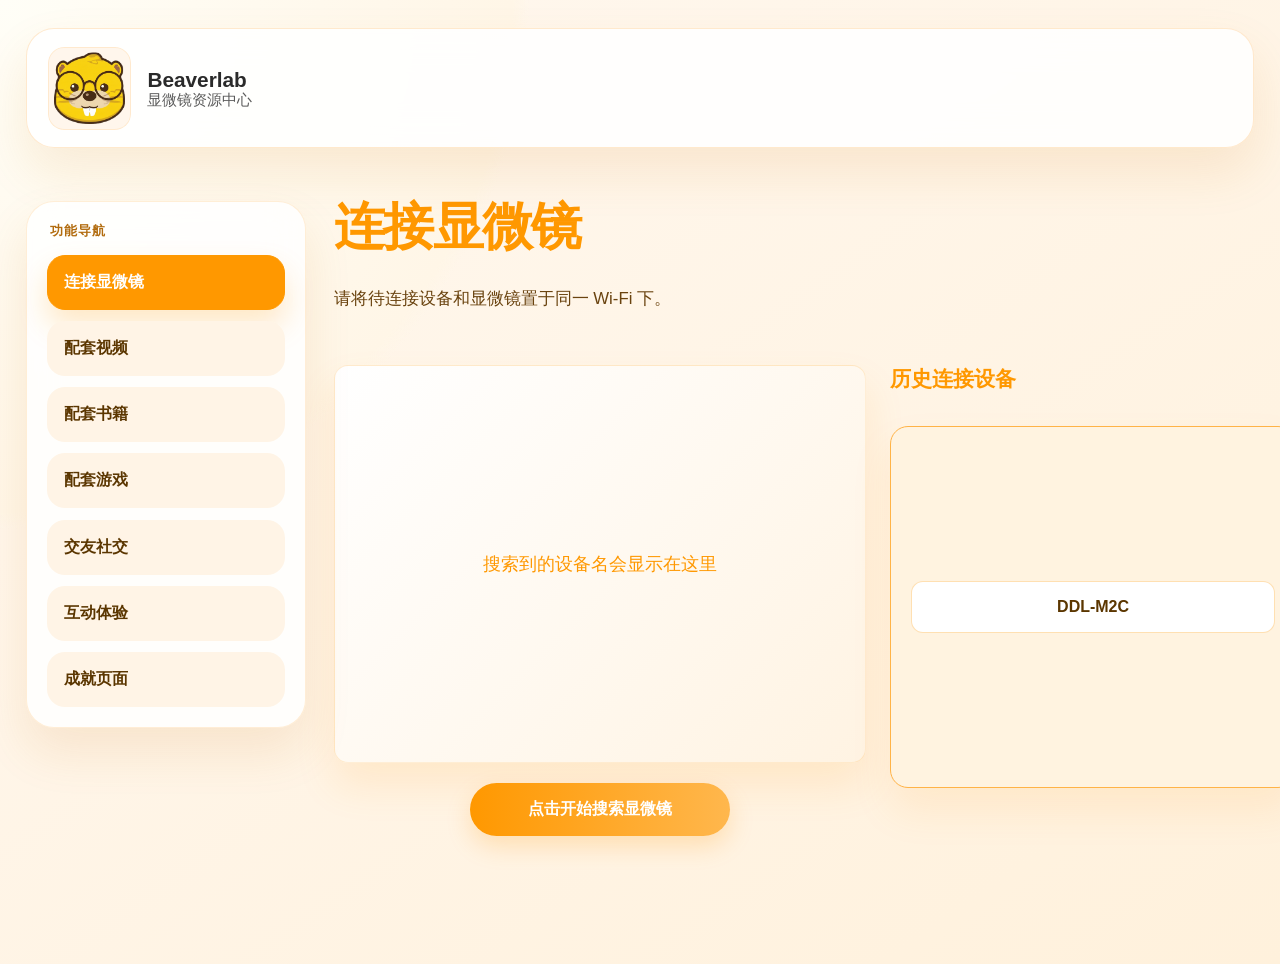
<file: index.html>
<!DOCTYPE html>
<html lang="zh-cn">
<head>
  <meta charset="UTF-8">
  <meta name="viewport" content="width=device-width, initial-scale=1.0">
  <title>显微镜资源中心</title>
  <meta http-equiv="refresh" content="0; url=src/index.html">
  <script>
    window.location.replace('src/index.html');
  </script>
</head>
<body>
  <p>正在跳转到网站首页，如果没有自动跳转，请打开 <a href="src/index.html">src/index.html</a>。</p>
</body>
</html>
</file>
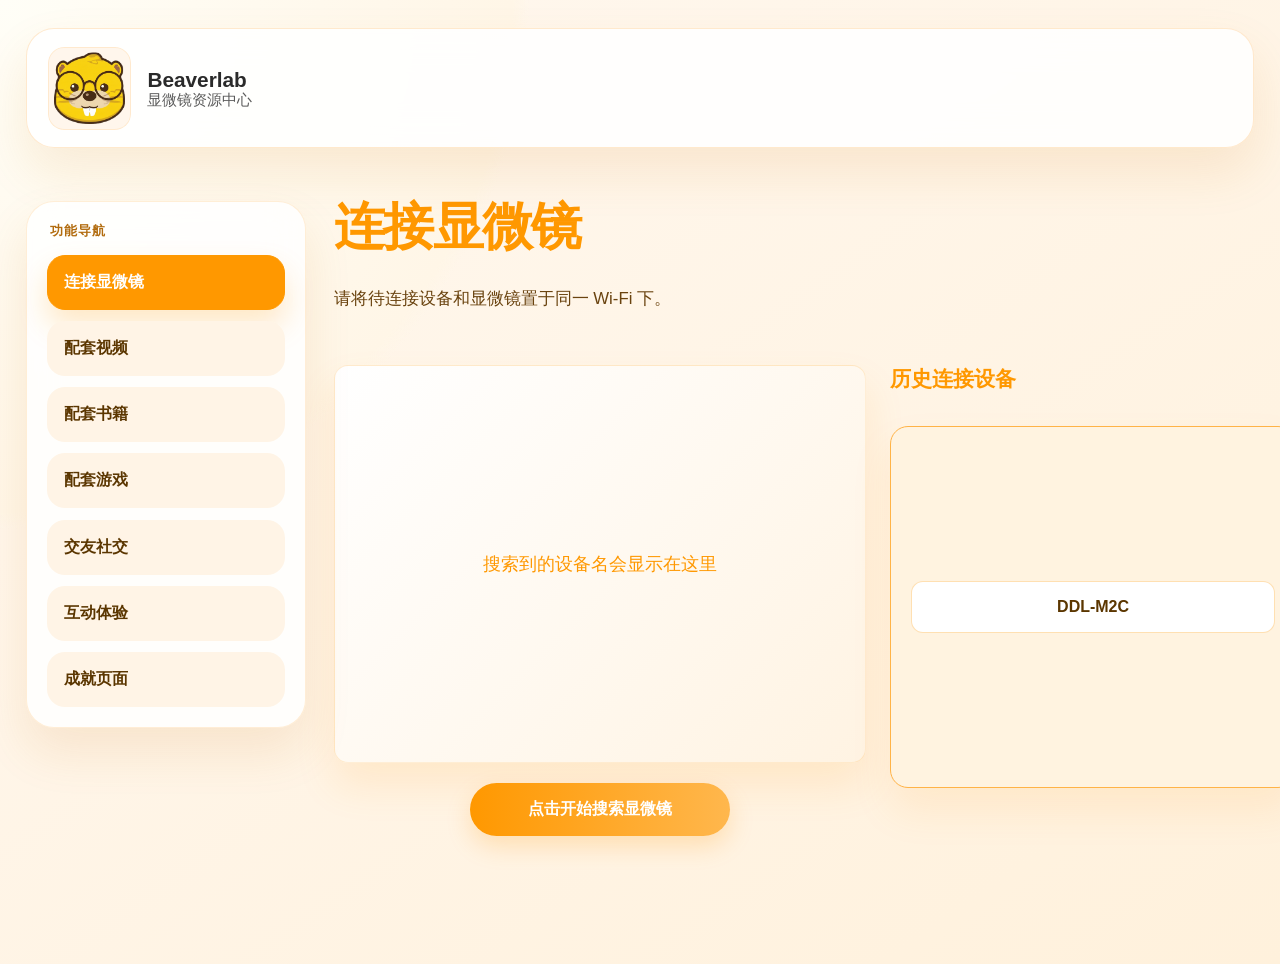
<file: src/index.html>
<!DOCTYPE html>
<html lang="zh-cn">
<head>
  <meta charset="UTF-8">
  <meta name="viewport" content="width=device-width, initial-scale=1.0">
  <title>显微镜配套资源</title>
  <link rel="stylesheet" href="style.css">
</head>
<body>
  <header class="topbar">
    <div class="logo-wrap">
      <img src="logo-icon.png" alt="Beaverlab" class="logo">
      <div class="logo-text">
        <div class="brand">Beaverlab</div>
        <div class="subtitle">显微镜资源中心</div>
      </div>
    </div>
    <button class="menu-toggle" type="button" aria-label="打开栏目">☰</button>
  </header>

  <div class="page-menu" id="pageMenu">
    <a href="index.html" class="menu-link active">连接显微镜</a>
    <a href="video.html" class="menu-link">配套视频</a>
    <a href="book.html" class="menu-link">配套书籍</a>
    <a href="game.html" class="menu-link">配套游戏</a>
    <a href="social.html" class="menu-link">交友社交</a>
    <a href="experience.html" class="menu-link">互动体验</a>
    <a href="achievement.html" class="menu-link">成就页面</a>
  </div>

  <main class="main-content page-home">
    <h1>连接显微镜</h1>
    <p>请将待连接设备和显微镜置于同一 Wi-Fi 下。</p>
    <div class="microscope-placeholder" id="microscopeStatus">
      <div class="placeholder-text">搜索到的设备名会显示在这里</div>
    </div>
    <button class="primary-button" type="button" id="searchButton">点击开始搜索显微镜</button>
    <div class="history-title">历史连接设备</div>
    <div class="history-card">
      <div class="history-device history-device-long">
        <span class="device-name">DDL-M2C</span>
      </div>
    </div>
  </main>

  <div class="ai-assistant" id="aiAssistant" hidden>
    <div class="assistant-badge">AI</div>
    <div class="assistant-content">
      <div class="assistant-title">小狸</div>
      <div class="assistant-message">显微镜画面讲解助手</div>
    </div>
  </div>

  <div class="ai-panel" id="aiPanel" hidden>
    <div class="ai-panel-header">
      <div>
        <div class="assistant-title-large">小狸</div>
        <div class="assistant-desc">我可以介绍显微镜画面中显示的细胞、结构与观察要点。</div>
      </div>
      <button class="panel-close" id="panelClose" aria-label="关闭">×</button>
    </div>
    <div class="ai-panel-list">
      <button class="panel-item">画面中细胞结构是什么样子</button>
    </div>
    <div class="ai-panel-input">
      <input type="text" id="aiInput" placeholder="例如：这是什么细胞？">
      <button class="voice-button" id="voiceButton" aria-label="语音输入">
        <svg viewBox="0 0 24 24" width="18" height="18" fill="currentColor" aria-hidden="true">
          <path d="M12 14a3.99 3.99 0 0 0 4-4V6a4 4 0 0 0-8 0v4a4 4 0 0 0 4 4zm5-4a5 5 0 0 1-10 0H5a7 7 0 0 0 14 0h-2zm-5 7c-2.76 0-5-2.24-5-5H5c0 3.53 2.61 6.43 6 6.92V22h2v-2.08c3.39-.49 6-3.39 6-6.92h-2c0 2.76-2.24 5-5 5z"/>
        </svg>
      </button>
      <button class="send-button" id="sendButton">发送</button>
    </div>
  </div>

  <!-- 好友分享弹窗 -->
  <div class="share-modal" id="shareModal" hidden>
    <div class="modal-content">
      <div class="modal-header">
        <h3>选择好友</h3>
        <button class="modal-close" id="modalClose" aria-label="关闭">×</button>
      </div>
      <div class="friend-list">
        <div class="friend-item">
          <span class="friend-name">小当</span>
          <button class="share-to-friend-button">分享</button>
        </div>
      </div>
    </div>
  </div>

  <script>
    const menuButton = document.querySelector('.menu-toggle');
    const pageMenu = document.getElementById('pageMenu');
    const searchButton = document.getElementById('searchButton');
    const microscopeStatus = document.getElementById('microscopeStatus');
    const aiAssistant = document.getElementById('aiAssistant');
    const aiPanel = document.getElementById('aiPanel');
    const panelClose = document.getElementById('panelClose');
    const aiInput = document.getElementById('aiInput');
    const sendButton = document.getElementById('sendButton');
    const voiceButton = document.getElementById('voiceButton');
    const panelItems = document.querySelectorAll('.panel-item');

    menuButton.addEventListener('click', () => pageMenu.classList.toggle('open'));
    document.addEventListener('click', (event) => {
      if (!pageMenu.contains(event.target) && !menuButton.contains(event.target)) {
        pageMenu.classList.remove('open');
      }
    });

    searchButton.addEventListener('click', () => {
      microscopeStatus.innerHTML = '<div class="device-card loading"><span class="loader"></span><span class="device-name">搜索中...</span></div>';
      searchButton.disabled = true;
      searchButton.textContent = '正在搜索...';

      setTimeout(() => {
        microscopeStatus.innerHTML = '<div class=\"device-card\"><span class=\"device-name\">DDL-M2C</span><button class=\"connect-button\" id=\"connectButton\">点击连接</button></div>';
        searchButton.disabled = false;
        searchButton.textContent = '点击开始搜索显微镜';
      }, 2000);
    });
    // 连接按钮事件
    document.addEventListener('click', (event) => {
      if (event.target.id === 'connectButton') {
        const deviceCard = event.target.closest('.device-card');
        deviceCard.innerHTML = '<span class=\"loader\"></span><span class=\"device-name\">连接中...</span>';
        event.target.disabled = true;

        setTimeout(() => {
          // 连接成功，改变布局
          const mainContent = document.querySelector('.main-content');
          mainContent.classList.add('connected-state');
          mainContent.innerHTML = `
            <h1>显微镜连接成功</h1>
            <div class=\"microscope-view\">
              <div class=\"microscope-screen\">\n                <img src=\"叶子放大.png\" alt=\"显微镜观察叶子\" class=\"microscope-screen-image\">\n              </div>
              <div class=\"microscope-actions\">
                <button class=\"share-image-button\">分享图片给好友</button>
                <div class=\"controls\">
                  <button class=\"control-button\">放大</button>
                  <button class=\"control-button\">缩小</button>
                  <button class=\"control-button\">拍照</button>
                </div>
              </div>
              <div class="ai-response" id="aiResponse" hidden></div>
            </div>
          `;
          const aiAssistant = document.getElementById('aiAssistant');
          aiAssistant.hidden = false;
          aiPanel.hidden = true;
        }, 2000);
      }
    });

    document.addEventListener('click', (event) => {
      if (event.target.classList.contains('share-image-button')) {
        document.getElementById('shareModal').hidden = false;
      }
    });

    aiAssistant.addEventListener('click', () => {
      if (!aiAssistant.hidden) {
        aiPanel.hidden = !aiPanel.hidden;
      }
    });

    panelClose.addEventListener('click', () => {
      aiPanel.hidden = true;
    });

    panelItems.forEach((item) => {
      item.addEventListener('click', () => {
        aiInput.value = item.textContent.trim();
        aiInput.focus();
      });
    });

    voiceButton.addEventListener('click', () => {
      voiceButton.textContent = '录音中...';
      voiceButton.disabled = true;
      setTimeout(() => {
        voiceButton.textContent = '🎙';
        voiceButton.disabled = false;
        aiInput.placeholder = '请讲出你的显微镜问题';
      }, 1200);
    });

    sendButton.addEventListener('click', () => {
      const text = aiInput.value.trim();
      if (!text) return;

      const aiResponse = document.getElementById('aiResponse');
      if (!aiResponse) return;

      sendButton.disabled = true;
      sendButton.textContent = 'AI 助教思考中...';
      aiInput.disabled = true;
      aiResponse.hidden = false;
      aiResponse.innerHTML = '<div class="ai-response-loading"><span></span><span></span><span></span></div> AI 助教正在分析显微镜画面...';

      setTimeout(() => {
        sendButton.textContent = '发送';
        sendButton.disabled = false;
        aiInput.disabled = false;
        aiInput.value = '';
        aiResponse.innerHTML = `
          <img src="ai-science-image.jpg" alt="显微镜科普图" class="ai-response-image">
          <p>这是显微镜下的植物叶片，亮绿色是叶脉 / 细胞结构，呈现出叶片的微观脉络形态。</p>
          <p>亮黄绿色的网络状结构是叶片的叶脉（维管束），负责运输水分、养分并支撑叶片；深绿色区域是叶肉组织，其中密布着含叶绿素的叶绿体，是植物进行光合作用的核心场所。</p>
          <p>左下角的圆形结构大概率是叶片上的气孔保卫细胞，是植物与外界进行气体交换、蒸腾作用的通道。</p>
          <button class="share-knowledge-button">分享知识给好友</button>
        `;
        // 添加分享知识按钮事件
        const shareKnowledgeButton = aiResponse.querySelector('.share-knowledge-button');
        if (shareKnowledgeButton) {
          shareKnowledgeButton.addEventListener('click', () => {
            document.getElementById('shareModal').hidden = false;
          });
        }
      }, 5000);
    });

    // 弹窗关闭事件
    document.getElementById('modalClose').addEventListener('click', () => {
      document.getElementById('shareModal').hidden = true;
    });

    document.addEventListener('click', (event) => {
      if (event.target.classList.contains('share-to-friend-button')) {
        document.getElementById('shareModal').hidden = true;
      }
    });

    // 点击弹窗背景关闭
    document.getElementById('shareModal').addEventListener('click', (event) => {
      if (event.target.id === 'shareModal') {
        document.getElementById('shareModal').hidden = true;
      }
    });
  </script>
</body>
</html>
</file>
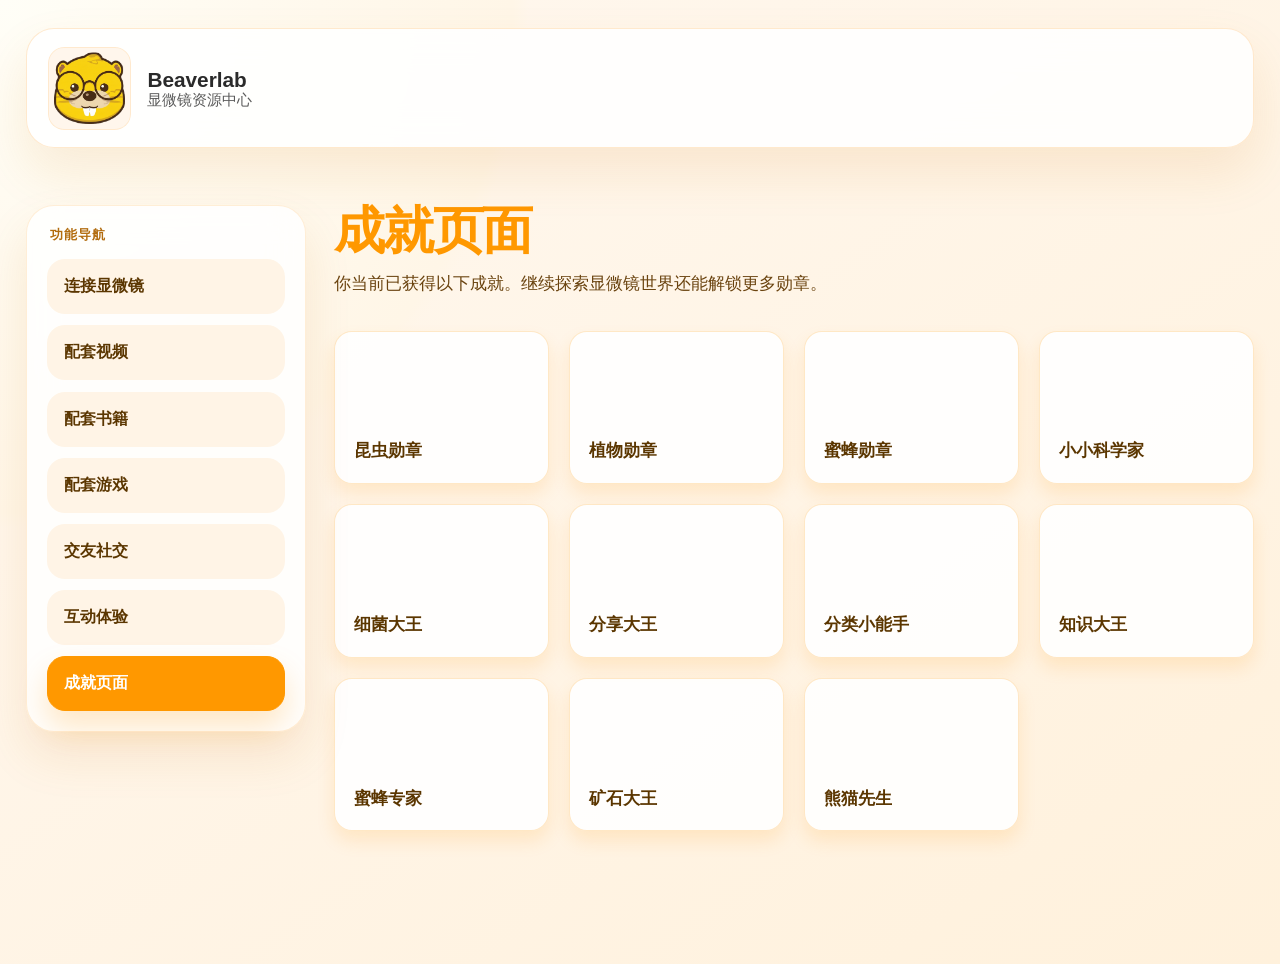
<file: src/achievement.html>
<!DOCTYPE html>
<html lang="zh-cn">
<head>
  <meta charset="UTF-8">
  <meta name="viewport" content="width=device-width, initial-scale=1.0">
  <title>成就页面</title>
  <link rel="stylesheet" href="style.css">
</head>
<body>
  <header class="topbar">
    <div class="logo-wrap">
      <img src="logo-icon.png" alt="Beaverlab" class="logo">
      <div class="logo-text">
        <div class="brand">Beaverlab</div>
        <div class="subtitle">显微镜资源中心</div>
      </div>
    </div>
    <button class="menu-toggle" type="button" aria-label="打开栏目">☰</button>
  </header>

  <div class="page-menu" id="pageMenu">
    <a href="index.html" class="menu-link">连接显微镜</a>
    <a href="video.html" class="menu-link">配套视频</a>
    <a href="book.html" class="menu-link">配套书籍</a>
    <a href="game.html" class="menu-link">配套游戏</a>
    <a href="social.html" class="menu-link">交友社交</a>
    <a href="experience.html" class="menu-link">互动体验</a>
    <a href="achievement.html" class="menu-link active">成就页面</a>
  </div>

  <main class="main-content page-achievement">
    <h1>成就页面</h1>
    <p>你当前已获得以下成就。继续探索显微镜世界还能解锁更多勋章。</p>
    <div class="achievement-grid">
      <div class="achievement-card">昆虫勋章</div>
      <div class="achievement-card">植物勋章</div>
      <div class="achievement-card">蜜蜂勋章</div>
      <div class="achievement-card">小小科学家</div>
      <div class="achievement-card">细菌大王</div>
      <div class="achievement-card">分享大王</div>
      <div class="achievement-card">分类小能手</div>
      <div class="achievement-card">知识大王</div>
      <div class="achievement-card">蜜蜂专家</div>
      <div class="achievement-card">矿石大王</div>
      <div class="achievement-card">熊猫先生</div>
    </div>
  </main>

  <script>
    const menuButton = document.querySelector('.menu-toggle');
    const pageMenu = document.getElementById('pageMenu');
    menuButton.addEventListener('click', () => pageMenu.classList.toggle('open'));
    document.addEventListener('click', (event) => {
      if (!pageMenu.contains(event.target) && !menuButton.contains(event.target)) {
        pageMenu.classList.remove('open');
      }
    });
  </script>
</body>
</html>
</file>
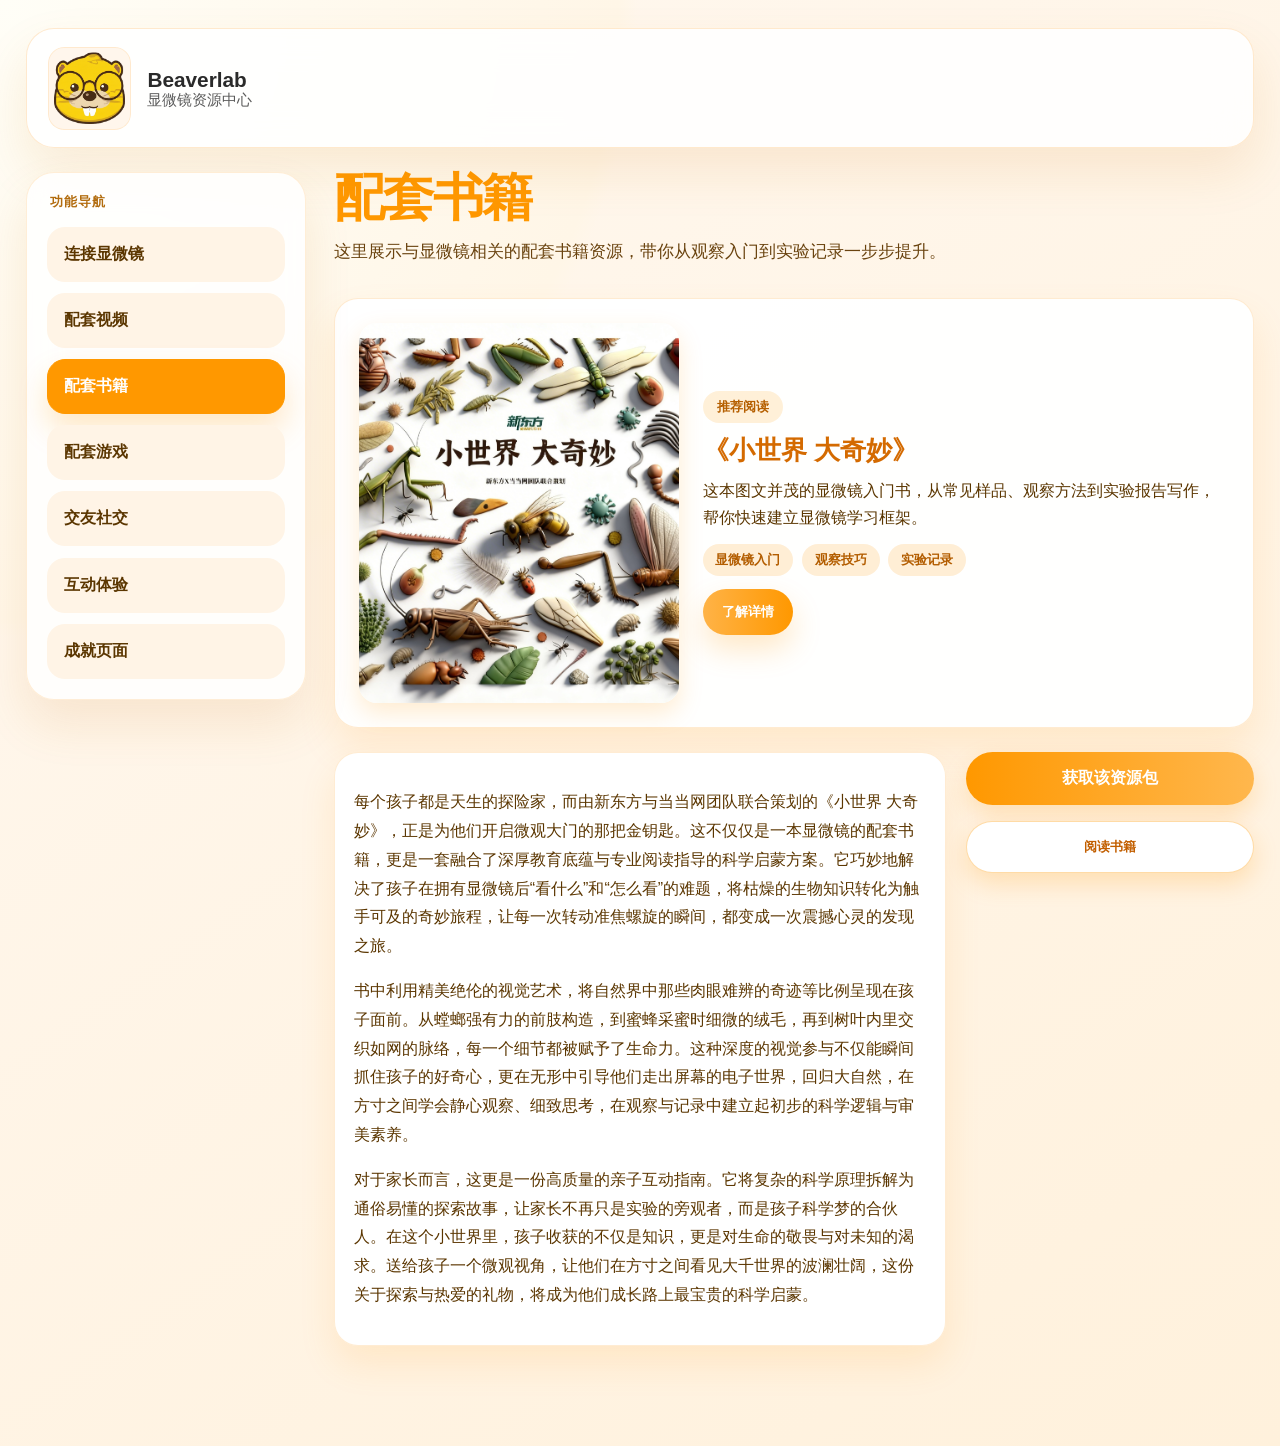
<file: src/book.html>
<!DOCTYPE html>
<html lang="zh-cn">
<head>
  <meta charset="UTF-8">
  <meta name="viewport" content="width=device-width, initial-scale=1.0">
  <title>配套书籍</title>
  <link rel="stylesheet" href="style.css">
</head>
<body>
  <header class="topbar">
    <div class="logo-wrap">
      <img src="logo-icon.png" alt="Beaverlab" class="logo">
      <div class="logo-text">
        <div class="brand">Beaverlab</div>
        <div class="subtitle">显微镜资源中心</div>
      </div>
    </div>
    <button class="menu-toggle" type="button" aria-label="打开栏目">☰</button>
  </header>

  <div class="page-menu" id="pageMenu">
    <a href="index.html" class="menu-link">连接显微镜</a>
    <a href="video.html" class="menu-link">配套视频</a>
    <a href="book.html" class="menu-link active">配套书籍</a>
    <a href="game.html" class="menu-link">配套游戏</a>
    <a href="social.html" class="menu-link">交友社交</a>
    <a href="experience.html" class="menu-link">互动体验</a>
    <a href="achievement.html" class="menu-link">成就页面</a>
  </div>

  <main class="main-content page-book">
    <h1>配套书籍</h1>
    <p>这里展示与显微镜相关的配套书籍资源，带你从观察入门到实验记录一步步提升。</p>

    <section class="book-feature">
      <img src="book封面.jpg" alt="小世界 大奇妙" class="book-feature-cover">
      <div class="book-feature-info">
        <div class="book-feature-badge">推荐阅读</div>
        <h2 class="book-feature-title">《小世界 大奇妙》</h2>
        <p class="book-feature-description">这本图文并茂的显微镜入门书，从常见样品、观察方法到实验报告写作，帮你快速建立显微镜学习框架。</p>
        <div class="book-feature-tags">
          <span class="book-tag">显微镜入门</span>
          <span class="book-tag">观察技巧</span>
          <span class="book-tag">实验记录</span>
        </div>
        <button class="detail-button" id="showBookDetails">了解详情</button>
      </div>
    </section>

    <section class="book-detail-panel" id="bookDetailPanel" hidden>
      <div class="book-detail-box">
        <p>每个孩子都是天生的探险家，而由新东方与当当网团队联合策划的《小世界 大奇妙》，正是为他们开启微观大门的那把金钥匙。这不仅仅是一本显微镜的配套书籍，更是一套融合了深厚教育底蕴与专业阅读指导的科学启蒙方案。它巧妙地解决了孩子在拥有显微镜后“看什么”和“怎么看”的难题，将枯燥的生物知识转化为触手可及的奇妙旅程，让每一次转动准焦螺旋的瞬间，都变成一次震撼心灵的发现之旅。</p>
        <p>书中利用精美绝伦的视觉艺术，将自然界中那些肉眼难辨的奇迹等比例呈现在孩子面前。从螳螂强有力的前肢构造，到蜜蜂采蜜时细微的绒毛，再到树叶内里交织如网的脉络，每一个细节都被赋予了生命力。这种深度的视觉参与不仅能瞬间抓住孩子的好奇心，更在无形中引导他们走出屏幕的电子世界，回归大自然，在方寸之间学会静心观察、细致思考，在观察与记录中建立起初步的科学逻辑与审美素养。</p>
        <p>对于家长而言，这更是一份高质量的亲子互动指南。它将复杂的科学原理拆解为通俗易懂的探索故事，让家长不再只是实验的旁观者，而是孩子科学梦的合伙人。在这个小世界里，孩子收获的不仅是知识，更是对生命的敬畏与对未知的渴求。送给孩子一个微观视角，让他们在方寸之间看见大千世界的波澜壮阔，这份关于探索与热爱的礼物，将成为他们成长路上最宝贵的科学启蒙。</p>
      </div>
      <div class="book-detail-actions">
        <button class="primary-button" id="getPackage">获取该资源包</button>
        <button class="secondary-button" id="readBook">阅读书籍</button>
      </div>
    </section>
  </main>

  <script>
    const menuButton = document.querySelector('.menu-toggle');
    const pageMenu = document.getElementById('pageMenu');
    const showBookDetailsButton = document.getElementById('showBookDetails');
    const bookDetailPanel = document.getElementById('bookDetailPanel');
    const getPackageButton = document.getElementById('getPackage');
    const readBookButton = document.getElementById('readBook');

    menuButton.addEventListener('click', () => pageMenu.classList.toggle('open'));
    document.addEventListener('click', (event) => {
      if (!pageMenu.contains(event.target) && !menuButton.contains(event.target)) {
        pageMenu.classList.remove('open');
      }
    });

    showBookDetailsButton.addEventListener('click', () => {
      const isHidden = bookDetailPanel.hasAttribute('hidden');
      if (isHidden) {
        bookDetailPanel.removeAttribute('hidden');
        showBookDetailsButton.textContent = '收起详情';
        bookDetailPanel.scrollIntoView({ behavior: 'smooth', block: 'start' });
      } else {
        bookDetailPanel.setAttribute('hidden', '');
        showBookDetailsButton.textContent = '了解详情';
      }
    });

    getPackageButton.addEventListener('click', () => {
      getPackageButton.textContent = '资源包已获取';
      getPackageButton.disabled = true;
      getPackageButton.classList.add('disabled-button');
    });

    readBookButton.addEventListener('click', () => {
      readBookButton.textContent = '开始阅读';
      readBookButton.disabled = true;
      readBookButton.classList.add('disabled-button');
    });
  </script>
</body>
</html>
</file>
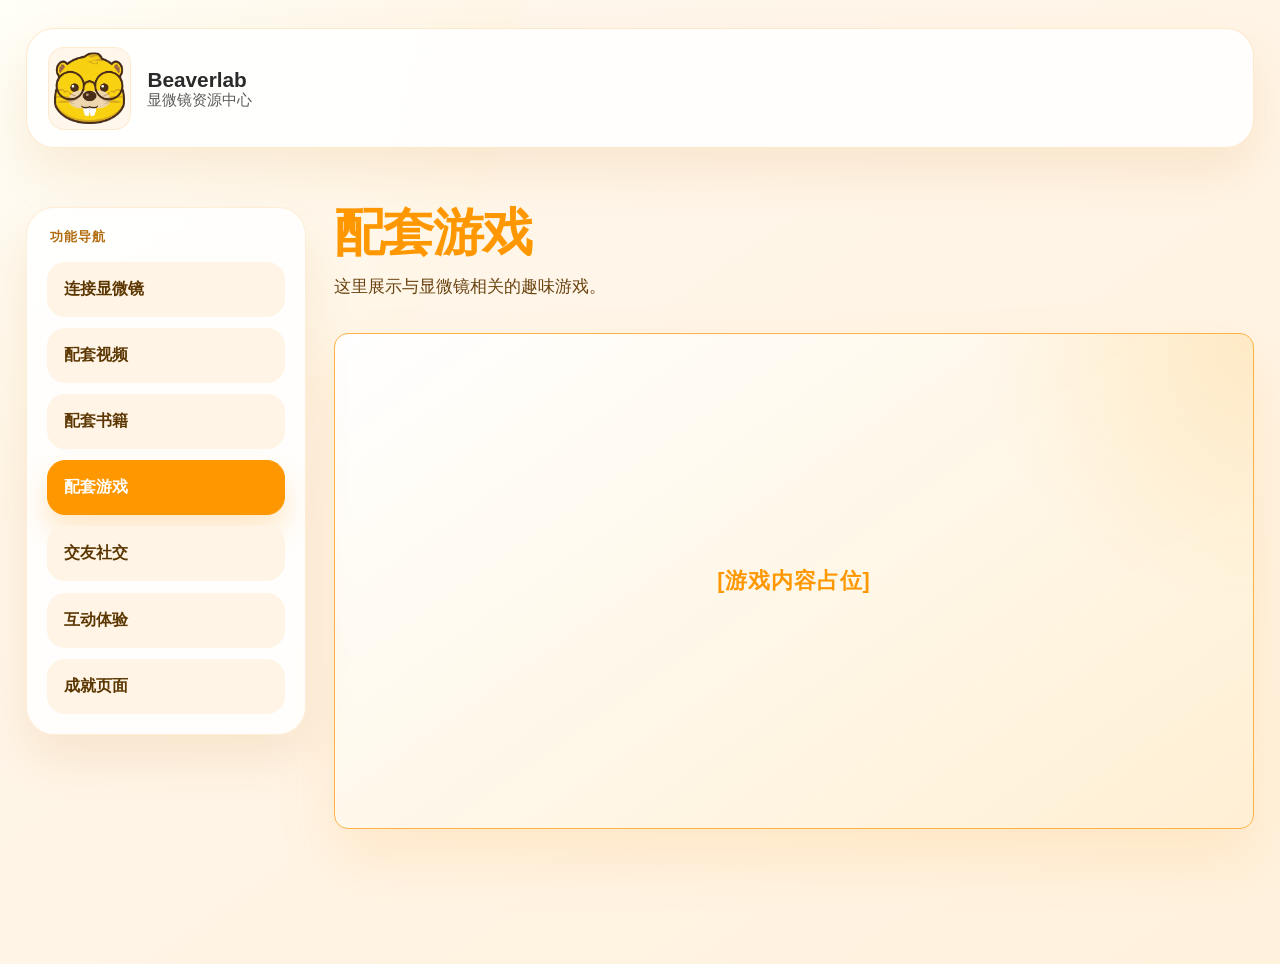
<file: src/game.html>
<!DOCTYPE html>
<html lang="zh-cn">
<head>
  <meta charset="UTF-8">
  <meta name="viewport" content="width=device-width, initial-scale=1.0">
  <title>配套游戏</title>
  <link rel="stylesheet" href="style.css">
</head>
<body>
  <header class="topbar">
    <div class="logo-wrap">
      <img src="logo-icon.png" alt="Beaverlab" class="logo">
      <div class="logo-text">
        <div class="brand">Beaverlab</div>
        <div class="subtitle">显微镜资源中心</div>
      </div>
    </div>
    <button class="menu-toggle" type="button" aria-label="打开栏目">☰</button>
  </header>

  <div class="page-menu" id="pageMenu">
    <a href="index.html" class="menu-link">连接显微镜</a>
    <a href="video.html" class="menu-link">配套视频</a>
    <a href="book.html" class="menu-link">配套书籍</a>
    <a href="game.html" class="menu-link active">配套游戏</a>
    <a href="social.html" class="menu-link">交友社交</a>
    <a href="experience.html" class="menu-link">互动体验</a>
    <a href="achievement.html" class="menu-link">成就页面</a>
  </div>

  <main class="main-content page-game">
    <h1>配套游戏</h1>
    <p>这里展示与显微镜相关的趣味游戏。</p>
    <div class="game-placeholder">[游戏内容占位]</div>
  </main>

  <script>
    const menuButton = document.querySelector('.menu-toggle');
    const pageMenu = document.getElementById('pageMenu');
    menuButton.addEventListener('click', () => pageMenu.classList.toggle('open'));
    document.addEventListener('click', (event) => {
      if (!pageMenu.contains(event.target) && !menuButton.contains(event.target)) {
        pageMenu.classList.remove('open');
      }
    });
  </script>
</body>
</html>
</file>
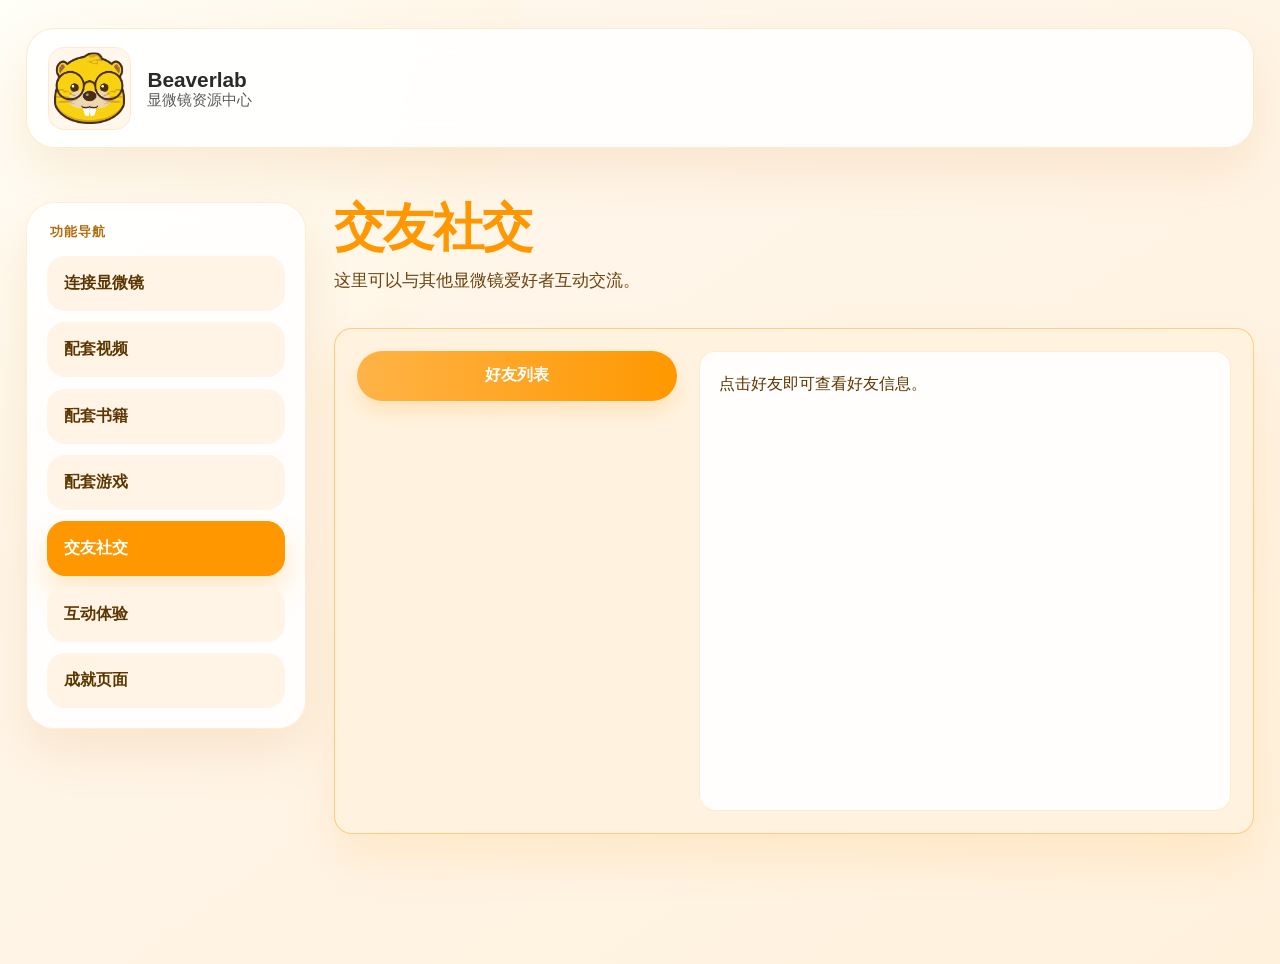
<file: src/social.html>
<!DOCTYPE html>
<html lang="zh-cn">
<head>
  <meta charset="UTF-8">
  <meta name="viewport" content="width=device-width, initial-scale=1.0">
  <title>交友社交</title>
  <link rel="stylesheet" href="style.css">
</head>
<body>
  <header class="topbar">
    <div class="logo-wrap">
      <img src="logo-icon.png" alt="Beaverlab" class="logo">
      <div class="logo-text">
        <div class="brand">Beaverlab</div>
        <div class="subtitle">显微镜资源中心</div>
      </div>
    </div>
    <button class="menu-toggle" type="button" aria-label="打开栏目">☰</button>
  </header>

  <div class="page-menu" id="pageMenu">
    <a href="index.html" class="menu-link">连接显微镜</a>
    <a href="video.html" class="menu-link">配套视频</a>
    <a href="book.html" class="menu-link">配套书籍</a>
    <a href="game.html" class="menu-link">配套游戏</a>
    <a href="social.html" class="menu-link active">交友社交</a>
    <a href="experience.html" class="menu-link">互动体验</a>
    <a href="achievement.html" class="menu-link">成就页面</a>
  </div>

  <main class="main-content page-social">
    <h1>交友社交</h1>
    <p>这里可以与其他显微镜爱好者互动交流。</p>
    <div class="friend-card">
      <button class="friend-toggle" id="friendToggle">好友列表</button>
      <div class="friend-list" id="friendList" hidden>
        <div class="friend-item" data-name="小当">
          <span class="friend-name">小当</span>
          <button class="record-button">分享记录</button>
        </div>
      </div>
      <div class="friend-detail" id="friendDetail">点击好友即可查看好友信息。</div>
    </div>
  </main>

  <script>
    const menuButton = document.querySelector('.menu-toggle');
    const pageMenu = document.getElementById('pageMenu');
    const friendToggle = document.getElementById('friendToggle');
    const friendList = document.getElementById('friendList');
    const friendDetail = document.getElementById('friendDetail');
    const defaultFriendDetailText = '点击好友即可查看好友信息。';
    let currentFriend = null;

    menuButton.addEventListener('click', () => pageMenu.classList.toggle('open'));
    document.addEventListener('click', (event) => {
      if (!pageMenu.contains(event.target) && !menuButton.contains(event.target)) {
        pageMenu.classList.remove('open');
      }
    });

    friendToggle.addEventListener('click', () => {
      const isHidden = friendList.hasAttribute('hidden');
      if (isHidden) {
        friendList.removeAttribute('hidden');
        friendToggle.textContent = '隐藏好友列表';
      } else {
        friendList.setAttribute('hidden', '');
        friendToggle.textContent = '好友列表';
      }
    });

    friendList.addEventListener('click', (event) => {
      const item = event.target.closest('.friend-item');
      if (!item) return;
      const name = item.getAttribute('data-name') || '小当';
      const isRecordButton = event.target.closest('.record-button');
      if (isRecordButton) {
        currentFriend = name;
        friendDetail.innerHTML = `
          <div class="chat-header">
            <div class="friend-detail-title">${name} 的聊天记录</div>
            <button class="chat-back" id="chatBack">返回</button>
          </div>
          <div class="chat-messages">
            <div class="chat-message user">
              <div class="chat-avatar">我</div>
              <div class="chat-content">
                <img src="叶子放大.png" alt="叶子放大" class="chat-image">
              </div>
            </div>
            <div class="chat-message user">
              <div class="chat-avatar">我</div>
              <div class="chat-content">
                <p>这是显微镜下的植物叶片，亮绿色是叶脉 / 细胞结构，呈现出叶片的微观脉络形态。</p>
                <p>亮黄绿色的网络状结构是叶片的叶脉（维管束），负责运输水分、养分并支撑叶片；深绿色区域是叶肉组织，其中密布着含叶绿素的叶绿体，是植物进行光合作用的核心场所。</p>
                <p>左下角的圆形结构大概率是叶片上的气孔保卫细胞，是植物与外界进行气体交换、蒸腾作用的通道。</p>
                <img src="ai-science-image.jpg" alt="显微镜科普漫画图" class="chat-image">
              </div>
            </div>
            <div class="chat-message friend">
              <div class="chat-avatar">小当</div>
              <div class="chat-content">
                <p>哇，这张叶片图好清晰，我也想试试用显微镜观察这样的细胞结构！</p>
              </div>
            </div>
          </div>
          <div class="chat-input-area">
            <input type="text" placeholder="输入消息..." disabled>
            <button disabled>发送</button>
          </div>
        `;
        return;
      }
      if (currentFriend === name) {
        currentFriend = null;
        friendDetail.textContent = defaultFriendDetailText;
        return;
      }
      currentFriend = name;
      friendDetail.innerHTML = `
        <div class="friend-detail-title">好友：${name}</div>
        <div class="friend-detail-text">这是你的好友 ${name}，她正在使用显微镜学习与分享。查看她的成就，或发送资源包帮助她更快完成实验。</div>
        <div class="friend-stats">
          <div class="stat-item">
            <div class="stat-label">已解锁成就</div>
            <div class="stat-value">8</div>
          </div>
          <div class="stat-item">
            <div class="stat-label">资源包</div>
            <div class="stat-value">5</div>
          </div>
        </div>
        <div class="friend-achievements">
          <span class="achievement-tag">显微镜达人</span>
          <span class="achievement-tag">实验记录王</span>
          <span class="achievement-tag">图像处理高手</span>
          <span class="achievement-tag">知识分享者</span>
        </div>
        <button class="share-button" id="shareResource">分享资源包</button>
      `;
    });

    document.addEventListener('click', (event) => {
      if (event.target.id === 'shareResource') {
        event.target.textContent = '已发送资源包';
        event.target.disabled = true;
        event.target.classList.add('shared');
      }
      if (event.target.id === 'chatBack') {
        currentFriend = null;
        friendDetail.textContent = defaultFriendDetailText;
      }
    });
  </script>
</body>
</html>
</file>
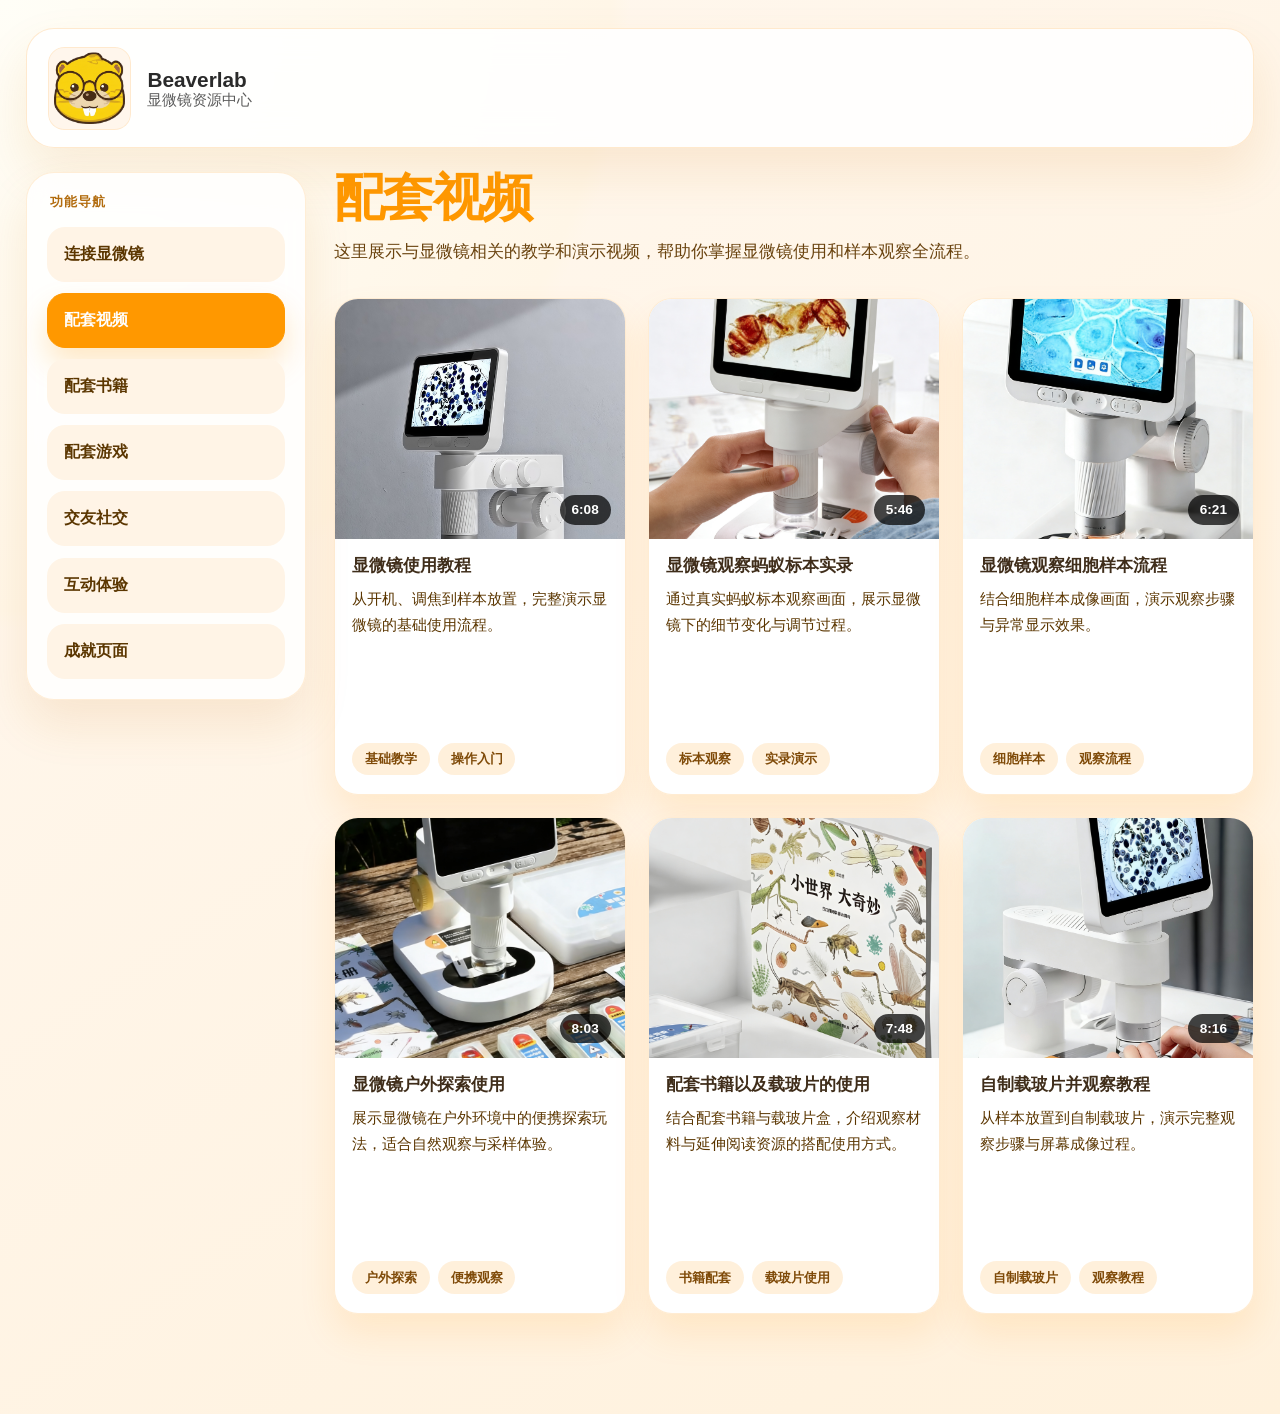
<file: src/video.html>
<!DOCTYPE html>
<html lang="zh-cn">
<head>
  <meta charset="UTF-8">
  <meta name="viewport" content="width=device-width, initial-scale=1.0">
  <title>配套视频</title>
  <link rel="stylesheet" href="style.css">
</head>
<body>
  <header class="topbar">
    <div class="logo-wrap">
      <img src="logo-icon.png" alt="Beaverlab" class="logo">
      <div class="logo-text">
        <div class="brand">Beaverlab</div>
        <div class="subtitle">显微镜资源中心</div>
      </div>
    </div>
    <button class="menu-toggle" type="button" aria-label="打开栏目">☰</button>
  </header>

  <div class="page-menu" id="pageMenu">
    <a href="index.html" class="menu-link">连接显微镜</a>
    <a href="video.html" class="menu-link active">配套视频</a>
    <a href="book.html" class="menu-link">配套书籍</a>
    <a href="game.html" class="menu-link">配套游戏</a>
    <a href="social.html" class="menu-link">交友社交</a>
    <a href="experience.html" class="menu-link">互动体验</a>
    <a href="achievement.html" class="menu-link">成就页面</a>
  </div>

  <main class="main-content page-video">
    <h1>配套视频</h1>
    <p>这里展示与显微镜相关的教学和演示视频，帮助你掌握显微镜使用和样本观察全流程。</p>

    <div class="video-grid">
      <article class="video-card">
        <div class="video-cover-wrap">
          <img src="video-cover-1.jpg" alt="显微镜使用教程" class="video-cover">
          <div class="duration-badge">6:08</div>
        </div>
        <div class="video-card-body">
          <h2 class="video-title">显微镜使用教程</h2>
          <p class="video-description">从开机、调焦到样本放置，完整演示显微镜的基础使用流程。</p>
          <div class="video-card-tags">
            <span class="video-tag">基础教学</span>
            <span class="video-tag">操作入门</span>
          </div>
        </div>
      </article>

      <article class="video-card">
        <div class="video-cover-wrap">
          <img src="video-cover-2.png" alt="显微镜观察蚂蚁标本实录" class="video-cover">
          <div class="duration-badge">5:46</div>
        </div>
        <div class="video-card-body">
          <h2 class="video-title">显微镜观察蚂蚁标本实录</h2>
          <p class="video-description">通过真实蚂蚁标本观察画面，展示显微镜下的细节变化与调节过程。</p>
          <div class="video-card-tags">
            <span class="video-tag">标本观察</span>
            <span class="video-tag">实录演示</span>
          </div>
        </div>
      </article>

      <article class="video-card">
        <div class="video-cover-wrap">
          <img src="video-cover-3.png" alt="显微镜观察细胞样本流程" class="video-cover">
          <div class="duration-badge">6:21</div>
        </div>
        <div class="video-card-body">
          <h2 class="video-title">显微镜观察细胞样本流程</h2>
          <p class="video-description">结合细胞样本成像画面，演示观察步骤与异常显示效果。</p>
          <div class="video-card-tags">
            <span class="video-tag">细胞样本</span>
            <span class="video-tag">观察流程</span>
          </div>
        </div>
      </article>

      <article class="video-card">
        <div class="video-cover-wrap">
          <img src="video-cover-4.png" alt="显微镜户外探索使用" class="video-cover">
          <div class="duration-badge">8:03</div>
        </div>
        <div class="video-card-body">
          <h2 class="video-title">显微镜户外探索使用</h2>
          <p class="video-description">展示显微镜在户外环境中的便携探索玩法，适合自然观察与采样体验。</p>
          <div class="video-card-tags">
            <span class="video-tag">户外探索</span>
            <span class="video-tag">便携观察</span>
          </div>
        </div>
      </article>

      <article class="video-card">
        <div class="video-cover-wrap">
          <img src="video-cover-5.png" alt="配套书籍以及载玻片的使用" class="video-cover">
          <div class="duration-badge">7:48</div>
        </div>
        <div class="video-card-body">
          <h2 class="video-title">配套书籍以及载玻片的使用</h2>
          <p class="video-description">结合配套书籍与载玻片盒，介绍观察材料与延伸阅读资源的搭配使用方式。</p>
          <div class="video-card-tags">
            <span class="video-tag">书籍配套</span>
            <span class="video-tag">载玻片使用</span>
          </div>
        </div>
      </article>

      <article class="video-card">
        <div class="video-cover-wrap">
          <img src="video-cover-6.png" alt="自制载玻片并观察教程" class="video-cover">
          <div class="duration-badge">8:16</div>
        </div>
        <div class="video-card-body">
          <h2 class="video-title">自制载玻片并观察教程</h2>
          <p class="video-description">从样本放置到自制载玻片，演示完整观察步骤与屏幕成像过程。</p>
          <div class="video-card-tags">
            <span class="video-tag">自制载玻片</span>
            <span class="video-tag">观察教程</span>
          </div>
        </div>
      </article>
    </div>
  </main>

  <script>
    const menuButton = document.querySelector('.menu-toggle');
    const pageMenu = document.getElementById('pageMenu');
    menuButton.addEventListener('click', () => pageMenu.classList.toggle('open'));
    document.addEventListener('click', (event) => {
      if (!pageMenu.contains(event.target) && !menuButton.contains(event.target)) {
        pageMenu.classList.remove('open');
      }
    });
  </script>
</body>
</html>
</file>
<file: src/style.css>
body {
  margin: 0;
  padding: 0;
  min-height: 100vh;
  font-family: 'PingFang SC', 'Microsoft YaHei', Arial, sans-serif;
  background:
    radial-gradient(circle at top left, #fffef7 0%, #fff6e7 32%, rgba(255, 255, 255, 0) 33%),
    linear-gradient(145deg, #fff8f0 0%, #fff1dc 100%);
  color: #333;
}

.topbar {
  display: flex;
  justify-content: space-between;
  align-items: center;
  gap: 1rem;
  padding: 1rem;
  background: #ffffff;
  box-shadow: 0 4px 16px rgba(0, 0, 0, 0.08);
  position: sticky;
  top: 0;
  z-index: 200;
}

.logo-wrap {
  display: flex;
  align-items: center;
  gap: 0.75rem;
}

.logo {
  width: 96px;
  height: 96px;
  object-fit: contain;
  border-radius: 16px;
  background: transparent;
}

.logo-text {
  display: flex;
  flex-direction: column;
  line-height: 1.1;
}

.brand {
  color: #2a2a2a;
  font-size: 1rem;
  font-weight: 700;
}

.subtitle {
  color: rgba(0, 0, 0, 0.65);
  font-size: 0.76rem;
}

.menu-toggle {
  border: none;
  background: #ff9e45;
  color: #ffffff;
  font-weight: 700;
  padding: 0.8rem 1.1rem;
  border-radius: 999px;
  cursor: pointer;
  box-shadow: 0 8px 22px rgba(255, 152, 0, 0.18);
  transition: transform 0.2s ease, background 0.2s ease;
}

.menu-toggle:hover {
  transform: translateY(-1px);
  background: #ff8a00;
}

.page-menu {
  display: none;
  position: absolute;
  right: 1rem;
  top: 82px;
  width: calc(100% - 2rem);
  max-width: 260px;
  background: #ffffff;
  border: 1px solid rgba(255, 152, 0, 0.2);
  box-shadow: 0 16px 32px rgba(0, 0, 0, 0.14);
  border-radius: 18px;
  padding: 0.75rem;
  gap: 0.5rem;
  flex-direction: column;
  z-index: 210;
}

.page-menu.open {
  display: flex;
}

.menu-link {
  display: inline-flex;
  align-items: center;
  justify-content: center;
  padding: 0.9rem 1rem;
  border-radius: 14px;
  text-decoration: none;
  color: #5b3600;
  background: #fff4e6;
  font-size: 0.95rem;
  font-weight: 700;
  border: 1px solid transparent;
  transition: background 0.2s, border-color 0.2s;
}

.menu-link:hover {
  background: #ffe3bc;
  border-color: #ffb669;
}

.menu-link.active {
  background: #ff9800;
  color: #ffffff;
  border-color: #ff9800;
}

.main-content {
  padding: 1.75rem 1rem 12rem 1rem;
  max-width: 600px;
  margin: 0 auto;
}

h1 {
  color: #ff9800;
  font-size: 2rem;
  margin-bottom: 0.5rem;
}

.microscope-placeholder,
.video-placeholder,
.book-placeholder,
.game-placeholder,
.social-placeholder {
  background: #fff3e0;
  border: 2px dashed #ffb347;
  color: #ff9800;
  border-radius: 14px;
  padding: 2rem;
  text-align: center;
  margin-top: 2rem;
  font-size: 1.1rem;
}

.placeholder-text {
  color: #ff9800;
  font-size: 1rem;
}

.history-title {
  margin-top: 1.5rem;
  color: #ff9800;
  font-size: 1rem;
  font-weight: 700;
  text-align: left;
}

.history-title {
  color: #ff9800;
  font-size: 2rem;
  font-weight: 800;
  margin-top: 2rem;
  margin-bottom: 1rem;
}

.history-card {
  margin-top: 0.75rem;
  background: #fff3e0;
  border: 2px dashed #ffb347;
  border-radius: 18px;
  padding: 1.25rem;
  text-align: center;
}

.history-card .microscope-placeholder {
  margin: 0;
  padding: 1.5rem;
  border: none;
  background: #fff4e6;
}

.history-device {
  margin: 1rem auto 0;
  background: #ffffff;
  border: 1px solid rgba(255, 152, 0, 0.3);
  border-radius: 12px;
  padding: 0.85rem 1rem;
  display: inline-flex;
  align-items: center;
  justify-content: center;
  gap: 1rem;
  width: min(320px, 100%);
  color: #5b3600;
  font-weight: 700;
  min-width: 240px;
}

.book-feature {
  display: grid;
  grid-template-columns: 120px 1fr;
  gap: 1rem;
  background: rgba(255, 255, 255, 0.96);
  border: 1px solid rgba(255, 176, 71, 0.25);
  border-radius: 24px;
  padding: 1rem;
  margin-top: 1.5rem;
  box-shadow: 0 20px 38px rgba(255, 152, 0, 0.12);
}

.book-feature-cover {
  width: 100%;
  height: auto;
  border-radius: 18px;
  object-fit: cover;
  box-shadow: 0 10px 24px rgba(255, 152, 0, 0.18);
}

.book-feature-info {
  display: flex;
  flex-direction: column;
  gap: 0.8rem;
  justify-content: center;
}

.detail-button {
  width: fit-content;
  padding: 0.88rem 1.2rem;
  border: none;
  border-radius: 999px;
  background: linear-gradient(90deg, #ffb347 0%, #ff9800 100%);
  color: #ffffff;
  font-weight: 700;
  cursor: pointer;
  box-shadow: 0 14px 30px rgba(255, 152, 0, 0.22);
  transition: transform 0.2s ease;
}

.detail-button:hover {
  transform: translateY(-1px);
}

.book-detail-panel {
  margin-top: 1.5rem;
  display: grid;
  gap: 1rem;
}

.book-detail-box {
  border-radius: 24px;
  padding: 1.2rem;
  background: rgba(255, 255, 255, 0.98);
  border: 1px solid rgba(255, 176, 71, 0.24);
  box-shadow: 0 18px 36px rgba(255, 152, 0, 0.12);
  color: #5b3600;
  line-height: 1.8;
}

.book-detail-actions {
  display: flex;
  flex-wrap: wrap;
  gap: 0.85rem;
}

.book-detail-actions button {
  flex: 1;
  min-width: 180px;
  width: auto;
}

.book-detail-actions .primary-button {
  margin: 0;
  max-width: none;
}

.secondary-button {
  padding: 1rem 1.2rem;
  border-radius: 999px;
  border: 1px solid rgba(255, 152, 0, 0.35);
  background: #fff;
  color: #c25f00;
  font-weight: 700;
  cursor: pointer;
  transition: transform 0.2s ease, background 0.2s ease;
  box-shadow: 0 10px 24px rgba(255, 152, 0, 0.22);
}

.secondary-button:hover {
  transform: translateY(-1px);
  background: #fff7e6;
}

.disabled-button {
  opacity: 0.7;
  cursor: not-allowed;
  box-shadow: none;
}

.book-feature-badge {
  display: inline-flex;
  align-items: center;
  justify-content: center;
  width: fit-content;
  background: rgba(255, 152, 0, 0.15);
  color: #b55f00;
  border-radius: 999px;
  padding: 0.45rem 0.9rem;
  font-size: 0.82rem;
  font-weight: 800;
}

.book-feature-tags {
  display: flex;
  flex-wrap: wrap;
  gap: 0.55rem;
}

.book-feature-title {
  margin: 0;
  font-size: 1.6rem;
  line-height: 1.1;
  color: #d46a00;
}

.book-feature-description {
  margin: 0;
  color: #5b3600;
  line-height: 1.7;
}

.book-grid {
  display: grid;
  grid-template-columns: repeat(2, minmax(0, 1fr));
  gap: 1rem;
  margin-top: 1.5rem;
}

.book-card {
  display: grid;
  grid-template-columns: 98px 1fr;
  gap: 0.85rem;
  padding: 1rem;
  border-radius: 22px;
  background: rgba(255, 255, 255, 0.96);
  border: 1px solid rgba(255, 176, 71, 0.24);
  box-shadow: 0 18px 34px rgba(255, 149, 0, 0.12);
}

.book-cover {
  width: 100%;
  height: 100%;
  min-height: 140px;
  border-radius: 18px;
  object-fit: cover;
}

.book-info {
  display: flex;
  flex-direction: column;
  gap: 0.55rem;
}

.book-title {
  margin: 0;
  font-size: 1.08rem;
  font-weight: 800;
  color: #c25f00;
}

.book-author {
  margin: 0;
  color: #7a4b1b;
  font-size: 0.92rem;
}

.book-description {
  margin: 0;
  color: #5b3600;
  line-height: 1.7;
  font-size: 0.95rem;
}

.book-actions {
  display: flex;
  flex-wrap: wrap;
  gap: 0.6rem;
  margin-top: auto;
  align-items: center;
}

.book-tag {
  display: inline-flex;
  align-items: center;
  justify-content: center;
  color: #b35d00;
  background: rgba(255, 152, 0, 0.16);
  border-radius: 999px;
  padding: 0.45rem 0.8rem;
  font-size: 0.82rem;
  font-weight: 700;
}

.video-grid {
  display: grid;
  gap: 1rem;
  grid-template-columns: repeat(3, minmax(0, 1fr));
  margin-top: 1.5rem;
}

.video-card {
  border-radius: 24px;
  overflow: hidden;
  background: rgba(255, 255, 255, 0.98);
  border: 1px solid rgba(255, 176, 71, 0.24);
  box-shadow: 0 20px 36px rgba(255, 149, 0, 0.12);
}

.video-cover-wrap {
  position: relative;
  overflow: hidden;
}

.video-cover {
  width: 100%;
  height: 220px;
  object-fit: cover;
  display: block;
}

.duration-badge {
  position: absolute;
  bottom: 0.9rem;
  right: 0.9rem;
  background: rgba(0, 0, 0, 0.72);
  color: #ffffff;
  padding: 0.45rem 0.75rem;
  border-radius: 999px;
  font-size: 0.85rem;
  font-weight: 700;
}

.video-card-body {
  padding: 1rem 1.1rem 1.2rem 1.1rem;
}

.video-title {
  margin: 0 0 0.6rem 0;
  font-size: 1.05rem;
  line-height: 1.3;
  color: #3f2d1a;
  font-weight: 800;
}

.video-description {
  margin: 0 0 0.95rem 0;
  color: #5b3600;
  line-height: 1.7;
  font-size: 0.95rem;
}

.video-card-tags {
  display: flex;
  flex-wrap: wrap;
  gap: 0.5rem;
}

.video-tag {
  display: inline-flex;
  align-items: center;
  justify-content: center;
  border-radius: 999px;
  background: rgba(255, 152, 0, 0.14);
  color: #7f4a08;
  padding: 0.45rem 0.8rem;
  font-size: 0.82rem;
  font-weight: 700;
}

@media (max-width: 1000px) {
  .video-grid {
    grid-template-columns: repeat(2, minmax(0, 1fr));
  }
}

@media (max-width: 680px) {
  .video-grid {
    grid-template-columns: 1fr;
  }
}

.read-button {
  border: none;
  border-radius: 999px;
  padding: 0.75rem 1rem;
  background: linear-gradient(90deg, #ffb347 0%, #ff9800 100%);
  color: #fff;
  font-weight: 700;
  cursor: pointer;
  transition: transform 0.2s ease;
}

.read-button:hover {
  transform: translateY(-1px);
}

.book-preview {
  margin-top: 1.5rem;
}

.preview-header {
  margin-bottom: 1rem;
  padding: 1rem;
  border-radius: 22px;
  background: rgba(255, 247, 230, 0.92);
  border: 1px solid rgba(255, 176, 71, 0.24);
}

.preview-header h2 {
  margin: 0 0 0.5rem 0;
  color: #d57200;
  font-size: 1.35rem;
}

.preview-header p {
  margin: 0;
  color: #6a430f;
  line-height: 1.7;
}

.book-preview-grid {
  display: grid;
  grid-template-columns: repeat(2, minmax(0, 1fr));
  gap: 1rem;
}

.book-intro-card {
  border-radius: 22px;
  background: rgba(255, 255, 255, 0.96);
  border: 1px solid rgba(255, 176, 71, 0.24);
  box-shadow: 0 16px 30px rgba(255, 149, 0, 0.12);
  padding: 1.2rem;
}

.book-intro-text {
  color: #5b3600;
  line-height: 1.8;
  font-size: 0.97rem;
}

.book-intro-text p {
  margin: 0;
}

@media (max-width: 760px) {
  .book-feature,
  .book-card,
  .book-grid,
  .book-preview-grid {
    grid-template-columns: 1fr;
  }

  .book-feature {
    padding: 1rem;
  }
}

.friend-card {
  margin-top: 1.5rem;
  background: #fff3e0;
  border: 1px solid rgba(255, 179, 71, 0.6);
  border-radius: 18px;
  padding: 1rem;
}

.friend-toggle {
  display: inline-flex;
  align-items: center;
  justify-content: center;
  width: 100%;
  padding: 0.9rem 1rem;
  border: none;
  border-radius: 999px;
  background: linear-gradient(90deg, #ffb347 0%, #ff9800 100%);
  color: #ffffff;
  font-size: 1rem;
  font-weight: 700;
  cursor: pointer;
  box-shadow: 0 10px 20px rgba(255, 152, 0, 0.18);
}

.friend-list {
  margin-top: 1rem;
  display: grid;
  gap: 0.75rem;
}

.friend-list[hidden] {
  display: none !important;
}

.friend-item {
  width: 100%;
  text-align: left;
  padding: 0.95rem 1rem;
  border-radius: 14px;
  background: #ffffff;
  border: 1px solid rgba(255, 186, 113, 0.65);
  color: #5b3600;
  font-size: 1rem;
  cursor: pointer;
}

.friend-item:hover {
  background: #ffe8c7;
}

.friend-detail {
  margin-top: 1rem;
  padding: 1rem;
  border-radius: 16px;
  background: rgba(255, 255, 255, 0.9);
  color: #5b3600;
  font-size: 0.98rem;
  line-height: 1.6;
  box-shadow: inset 0 0 0 1px rgba(255, 152, 0, 0.18);
}

.friend-detail-title {
  font-size: 1.05rem;
  font-weight: 800;
  color: #ff9800;
  margin-bottom: 0.5rem;
}

.friend-detail-text {
  opacity: 0.92;
  margin-bottom: 1rem;
}

.friend-stats {
  display: grid;
  grid-template-columns: repeat(2, minmax(0, 1fr));
  gap: 0.75rem;
  margin-bottom: 1rem;
}

.stat-item {
  background: #fff4e6;
  border-radius: 14px;
  padding: 0.85rem;
  text-align: center;
  border: 1px solid rgba(255, 179, 71, 0.3);
}

.stat-label {
  color: #b56000;
  font-size: 0.84rem;
  margin-bottom: 0.35rem;
}

.stat-value {
  font-size: 1.3rem;
  font-weight: 800;
  color: #5b3600;
}

.friend-achievements {
  display: flex;
  flex-wrap: wrap;
  gap: 0.6rem;
  margin-bottom: 1rem;
}

.achievement-tag {
  background: rgba(255, 152, 0, 0.14);
  color: #5b3600;
  border-radius: 999px;
  padding: 0.55rem 0.9rem;
  font-size: 0.9rem;
  font-weight: 700;
}

.share-button {
  width: 100%;
  padding: 0.95rem 1rem;
  border: none;
  border-radius: 999px;
  background: linear-gradient(90deg, #ffb347 0%, #ff9800 100%);
  color: #ffffff;
  font-weight: 700;
  font-size: 1rem;
  cursor: pointer;
  box-shadow: 0 10px 24px rgba(255, 152, 0, 0.22);
}

.share-button.shared {
  background: #c4c4c4;
  cursor: default;
}

.friend-item {
  display: flex;
  align-items: center;
  justify-content: space-between;
  width: 100%;
  text-align: left;
  padding: 0.95rem 1rem;
  border-radius: 14px;
  background: #ffffff;
  border: 1px solid rgba(255, 186, 113, 0.65);
  color: #5b3600;
  font-size: 1rem;
  cursor: pointer;
}

.friend-item .friend-name {
  font-weight: 700;
}

.record-button {
  border: none;
  background: #ff9800;
  color: #ffffff;
  border-radius: 999px;
  padding: 0.5rem 0.95rem;
  cursor: pointer;
  font-size: 0.86rem;
  transition: background 0.2s ease, transform 0.2s ease;
}

.record-button:hover {
  background: #ffb347;
  transform: translateY(-1px);
}

.chat-header {
  display: flex;
  align-items: center;
  justify-content: space-between;
  gap: 1rem;
  margin-bottom: 1rem;
}

.chat-back {
  border: none;
  background: rgba(255, 255, 255, 0.9);
  color: #5b3600;
  padding: 0.65rem 0.95rem;
  border-radius: 999px;
  cursor: pointer;
  font-weight: 700;
}

.chat-messages {
  display: flex;
  flex-direction: column;
  gap: 0.85rem;
  margin-bottom: 1rem;
}

.chat-message {
  display: flex;
  gap: 0.75rem;
  align-items: flex-end;
}

.chat-message.user {
  flex-direction: row-reverse;
}

.chat-avatar {
  width: 38px;
  height: 38px;
  min-width: 38px;
  border-radius: 50%;
  background: #ffb347;
  color: #5b3600;
  display: flex;
  align-items: center;
  justify-content: center;
  font-weight: 800;
}

.chat-content {
  max-width: 100%;
  background: rgba(255, 255, 255, 0.95);
  color: #5b3600;
  padding: 0.9rem 1rem;
  border-radius: 18px;
  line-height: 1.6;
  box-shadow: 0 10px 20px rgba(0, 0, 0, 0.06);
}

.chat-message.friend .chat-content {
  background: #fff4e6;
}

.chat-image {
  width: 100%;
  border-radius: 14px;
  margin-bottom: 0.85rem;
  display: block;
}

.chat-input-area {
  display: flex;
  gap: 0.5rem;
}

.chat-input-area input {
  flex: 1;
  border: 1px solid rgba(255, 152, 0, 0.35);
  border-radius: 999px;
  padding: 0.85rem 1rem;
  background: #fff;
  color: #5b3600;
  outline: none;
}

.chat-input-area button {
  border: none;
  background: #ff9800;
  color: #ffffff;
  border-radius: 999px;
  padding: 0 1rem;
  cursor: not-allowed;
}

.device-card {
  display: flex;
  align-items: center;
  justify-content: space-between;
  gap: 1rem;
  padding: 1rem 1.1rem;
  border-radius: 14px;
  background: #ffffff;
  border: 1px solid rgba(255, 152, 0, 0.3);
  color: #5b3600;
  max-width: 100%;
  width: 100%;
  box-shadow: 0 4px 14px rgba(255, 152, 0, 0.12);
  text-align: left;
}

.device-card.loading {
  justify-content: center;
}

.device-name {
  font-size: 1rem;
  font-weight: 700;
}

.connect-label {
  font-size: 0.95rem;
  color: #ff9800;
  font-weight: 700;
}

.loader {
  display: inline-block;
  width: 18px;
  height: 18px;
  margin-right: 0.6rem;
  border: 3px solid rgba(255, 152, 0, 0.3);
  border-top-color: #ff9800;
  border-radius: 50%;
  animation: spin 1s linear infinite;
  vertical-align: middle;
}

@keyframes spin {
  to { transform: rotate(360deg); }
}

.primary-button {
  display: block;
  width: 100%;
  max-width: 360px;
  margin: 1.5rem auto 0 auto;
  padding: 1rem 1.2rem;
  border: none;
  border-radius: 999px;
  background: linear-gradient(90deg, #ff9800 0%, #ffb74d 100%);
  color: #ffffff;
  font-size: 1rem;
  font-weight: 700;
  cursor: pointer;
  box-shadow: 0 10px 24px rgba(255, 152, 0, 0.22);
  transition: transform 0.2s ease, box-shadow 0.2s ease;
}

.primary-button:hover:not(:disabled) {
  transform: translateY(-1px);
  box-shadow: 0 14px 28px rgba(255, 152, 0, 0.28);
}

.primary-button:disabled {
  opacity: 0.7;
  cursor: not-allowed;
}

.connect-button {
  background: #ff9800;
  color: #ffffff;
  border: none;
  border-radius: 8px;
  padding: 0.5rem 1rem;
  font-size: 0.9rem;
  font-weight: 700;
  cursor: pointer;
  transition: background 0.2s ease;
}

.connect-button:hover {
  background: #ff8a00;
}

.connect-button:disabled {
  opacity: 0.7;
  cursor: not-allowed;
}

.microscope-view {
  margin-top: 2rem;
  text-align: center;
}

.microscope-actions {
  margin-top: 1rem;
  display: flex;
  flex-direction: column;
  gap: 1rem;
}

.microscope-screen {
  width: 100%;
  max-width: 500px;
  height: 300px;
  background: #000;
  border-radius: 12px;
  margin: 0 auto 1rem auto;
  display: flex;
  align-items: center;
  justify-content: center;
  color: #fff;
  font-size: 1.1rem;
  border: 2px solid #ff9800;
  overflow: hidden;
}

.microscope-screen-image {
  width: 100%;
  height: 100%;
  object-fit: cover;
}

.share-image-button {
  display: block;
  width: min(280px, 100%);
  margin: 0 auto 1rem auto;
  padding: 0.95rem 1.2rem;
  border: none;
  border-radius: 999px;
  background: linear-gradient(90deg, #ffb347 0%, #ff9800 100%);
  color: #ffffff;
  font-size: 1rem;
  font-weight: 700;
  cursor: pointer;
  box-shadow: 0 10px 24px rgba(255, 152, 0, 0.22);
  transition: transform 0.2s ease, box-shadow 0.2s ease;
}

.share-image-button:hover {
  transform: translateY(-1px);
}

.controls {
  display: flex;
  justify-content: center;
  gap: 1rem;
  flex-wrap: wrap;
}

.control-button {
  background: #ff9800;
  color: #ffffff;
  border: none;
  border-radius: 8px;
  padding: 0.8rem 1.2rem;
  font-size: 1rem;
  font-weight: 700;
  cursor: pointer;
  box-shadow: 0 4px 12px rgba(255, 152, 0, 0.3);
  transition: transform 0.2s ease, box-shadow 0.2s ease;
}

.control-button:hover {
  transform: translateY(-2px);
  box-shadow: 0 6px 16px rgba(255, 152, 0, 0.4);
}

.experience-page {
  position: relative;
  display: flex;
  flex-direction: column;
  align-items: center;
  min-height: calc(100vh - 4rem);
  padding: 1rem 0 2rem;
  background: radial-gradient(circle at top, #fff4e0 0%, #ffe2bb 28%, #ffd191 100%);
}

.experience-viewport {
  position: relative;
  width: min(420px, calc(100vw - 1.5rem));
  margin: 0 auto;
  border-radius: 28px;
  background: linear-gradient(180deg, #fffdf5 0%, #ffe8c6 100%);
  box-shadow: 0 30px 80px rgba(0, 0, 0, 0.14);
  overflow: hidden;
  border: 1px solid rgba(255, 178, 68, 0.35);
}

.experience-image {
  width: 100%;
  height: auto;
  display: block;
}

.landscape-hint {
  position: static;
  margin: 0 auto 1rem auto;
  background: rgba(255, 255, 255, 0.95);
  border: 1px solid rgba(255, 160, 0, 0.3);
  border-radius: 18px;
  padding: 0.75rem 1rem;
  color: #5b3600;
  font-weight: 700;
  box-shadow: 0 14px 34px rgba(255, 151, 0, 0.18);
}

.experience-layout {
  display: grid;
  grid-template-columns: 1.4fr 1.2fr;
  gap: 1rem;
  padding: 1.2rem;
  min-height: calc(100% - 172px);
}

.experience-section {
  position: relative;
  border-radius: 28px;
  background: rgba(255, 255, 255, 0.96);
  border: 1px solid rgba(255, 172, 44, 0.22);
  padding: 1.2rem;
  box-shadow: inset 0 0 0 1px rgba(255, 190, 110, 0.14);
  overflow: hidden;
}

.experience-title {
  font-size: 1.55rem;
  margin-bottom: 0.75rem;
  color: #d06a00;
  font-weight: 800;
}

.experience-subtitle {
  color: #7c490d;
  line-height: 1.65;
  margin-bottom: 1.2rem;
}

.promo-card {
  border-radius: 24px;
  padding: 1rem;
  background: #fffaf1;
  border: 1px solid rgba(255, 176, 76, 0.28);
  box-shadow: 0 18px 32px rgba(255, 160, 0, 0.12);
}

.promo-card strong {
  display: block;
  margin-bottom: 0.45rem;
  color: #c25f00;
  font-size: 1rem;
}

.promo-card p {
  margin: 0;
  color: #6a420f;
  line-height: 1.7;
}

.task-card {
  border-radius: 28px;
  padding: 1rem;
  background: rgba(255, 255, 255, 0.98);
  border: 1px solid rgba(255, 186, 90, 0.28);
  box-shadow: 0 18px 40px rgba(255, 150, 0, 0.14);
}

.task-card h2 {
  margin: 0 0 0.9rem 0;
  color: #e16a00;
  font-size: 1.2rem;
}

.task-card p,
.task-card li {
  color: #5b3a16;
  line-height: 1.7;
}

.task-card ul {
  margin: 0.8rem 0 0 1rem;
  padding: 0;
}

.task-card ul li {
  margin-bottom: 0.65rem;
}

.microscope-display {
  display: flex;
  flex-direction: column;
  gap: 1rem;
  align-items: center;
  justify-content: center;
  padding: 0.8rem 0;
}

.microscope-screen-large {
  width: 100%;
  min-height: 260px;
  border-radius: 26px;
  background: radial-gradient(circle at 30% 20%, #ffffff 0%, #f2e5ca 35%, #fde8bb 100%);
  border: 1px solid rgba(255, 184, 96, 0.35);
  box-shadow: inset 0 0 0 1px rgba(255, 255, 255, 0.8);
  position: relative;
  display: flex;
  align-items: center;
  justify-content: center;
  overflow: hidden;
}

.microscope-screen-large::before {
  content: '';
  position: absolute;
  inset: 0;
  background: radial-gradient(circle at top left, rgba(255, 255, 255, 0.55), transparent 30%);
}

.microscope-screen-content {
  position: relative;
  width: 84%;
  height: 72%;
  background: #f8f0d8;
  border-radius: 22px;
  border: 1px solid rgba(255, 196, 115, 0.4);
  display: grid;
  place-items: center;
  color: #8a5b1b;
  font-weight: 700;
  text-align: center;
  padding: 1rem;
}

.microscope-note {
  width: 100%;
  max-width: 320px;
  background: #ffffff;
  border-radius: 18px;
  padding: 0.85rem 1rem;
  border: 1px solid rgba(255, 170, 50, 0.28);
  color: #6a430f;
  line-height: 1.6;
  box-shadow: 0 12px 24px rgba(255, 147, 0, 0.12);
}

.experience-actions {
  display: grid;
  grid-template-columns: repeat(4, minmax(0, 1fr));
  gap: 0.9rem;
  padding: 1rem 1.2rem 1.3rem 1.2rem;
}

.action-pill {
  display: flex;
  align-items: center;
  justify-content: center;
  padding: 0.9rem 1rem;
  border-radius: 999px;
  background: linear-gradient(90deg, #ffb67a 0%, #ff9f33 100%);
  color: #ffffff;
  font-weight: 700;
  text-align: center;
  box-shadow: 0 12px 28px rgba(255, 145, 0, 0.24);
  transition: transform 0.2s ease;
}

.action-pill:hover {
  transform: translateY(-2px);
}

.task-tag {
  display: inline-block;
  margin-bottom: 0.75rem;
  color: #b65e00;
  background: rgba(255, 180, 60, 0.16);
  border-radius: 999px;
  padding: 0.45rem 0.85rem;
  font-weight: 700;
}

.task-toast {
  position: absolute;
  bottom: 1rem;
  right: 1rem;
  width: min(320px, calc(100% - 2rem));
  padding: 1rem 1.1rem;
  border-radius: 22px;
  background: #fff;
  border: 1px solid rgba(255, 173, 55, 0.35);
  box-shadow: 0 18px 40px rgba(0, 0, 0, 0.12);
  color: #5e3b16;
}

.task-toast strong {
  display: block;
  margin-bottom: 0.55rem;
  color: #d16b00;
}

@media (max-width: 920px) {
  .experience-layout {
    grid-template-columns: 1fr;
  }

  .experience-actions {
    grid-template-columns: repeat(2, minmax(0, 1fr));
  }
}

@media (max-width: 680px) {
  .experience-viewport {
    width: calc(100vw - 1.5rem);
  }

  .experience-title {
    font-size: 1.3rem;
  }

  .experience-actions {
    grid-template-columns: 1fr;
  }
}

.ai-assistant {
  position: fixed;
  right: 1rem;
  bottom: 1rem;
  display: flex;
  align-items: center;
  padding: 0.75rem 1rem;
  gap: 0.75rem;
  background: linear-gradient(135deg, #ffb347 0%, #ff9800 100%);
  border-radius: 999px;
  box-shadow: 0 16px 32px rgba(255, 152, 0, 0.18);
  color: #ffffff;
  z-index: 300;
  min-width: 180px;
}

.ai-assistant[hidden] {
  display: none !important;
}

.assistant-badge {
  min-width: 38px;
  min-height: 38px;
  border-radius: 50%;
  background: rgba(255, 255, 255, 0.2);
  display: flex;
  align-items: center;
  justify-content: center;
  font-weight: 800;
}

.assistant-content {
  display: flex;
  flex-direction: column;
  gap: 0.15rem;
}

.assistant-title {
  font-size: 0.95rem;
  font-weight: 800;
}

.assistant-message {
  font-size: 0.78rem;
  opacity: 0.92;
}

.ai-panel {
  position: fixed;
  right: 1rem;
  bottom: 8.5rem;
  width: 280px;
  max-width: calc(100% - 1.5rem);
  background: linear-gradient(180deg, rgba(255, 176, 71, 0.98), rgba(255, 152, 0, 0.96));
  border-radius: 22px;
  box-shadow: 0 24px 50px rgba(255, 149, 0, 0.28);
  color: #ffffff;
  padding: 1rem;
  z-index: 310;
}

.ai-panel[hidden] {
  display: none !important;
}

.ai-panel-header {
  display: flex;
  justify-content: space-between;
  align-items: flex-start;
  gap: 0.75rem;
}

.assistant-title-large {
  font-size: 1rem;
  font-weight: 800;
  line-height: 1.2;
}

.assistant-desc {
  margin-top: 0.45rem;
  font-size: 0.82rem;
  opacity: 0.92;
  line-height: 1.4;
}

.panel-close {
  border: none;
  background: rgba(255,255,255,0.24);
  color: #ffffff;
  width: 30px;
  height: 30px;
  border-radius: 50%;
  font-size: 1.2rem;
  line-height: 1;
  cursor: pointer;
}

.ai-panel-list {
  display: grid;
  gap: 0.6rem;
  margin-top: 1rem;
}

.achievement-grid {
  display: grid;
  grid-template-columns: repeat(2, minmax(0, 1fr));
  gap: 1rem;
  margin-top: 1.5rem;
}

.achievement-card {
  padding: 1rem 1rem;
  border-radius: 18px;
  background: rgba(255, 255, 255, 0.9);
  color: #5b3600;
  font-weight: 700;
  border: 1px solid rgba(255, 152, 0, 0.22);
  box-shadow: 0 10px 18px rgba(255, 152, 0, 0.14);
}

.panel-item {
  width: 100%;
  text-align: left;
  padding: 0.75rem 0.85rem;
  border-radius: 999px;
  border: 1px solid rgba(255, 255, 255, 0.3);
  background: rgba(255, 255, 255, 0.14);
  color: #ffffff;
  font-size: 0.88rem;
  cursor: pointer;
}

.panel-item:hover {
  background: rgba(255, 255, 255, 0.22);
}

.ai-panel-input {
  display: flex;
  gap: 0.4rem;
  margin-top: 1rem;
}

.ai-panel-input input {
  flex: 1;
  border: 1px solid rgba(255,255,255,0.35);
  border-radius: 999px;
  padding: 0.75rem 1rem;
  background: rgba(255,255,255,0.18);
  color: #fff;
  outline: none;
}

.ai-panel-input input::placeholder {
  color: rgba(255,255,255,0.78);
}

.voice-button {
  width: 42px;
  height: 42px;
  border: none;
  background: rgba(255,255,255,0.28);
  color: #ffffff;
  border-radius: 50%;
  cursor: pointer;
  display: inline-flex;
  align-items: center;
  justify-content: center;
  padding: 0;
}

.voice-button:hover:not(:disabled) {
  background: rgba(255,255,255,0.32);
}

.voice-button:disabled {
  opacity: 0.7;
  cursor: not-allowed;
}

.send-button {
  border: none;
  background: rgba(255,255,255,0.3);
  color: #ffffff;
  padding: 0 1rem;
  border-radius: 999px;
  cursor: pointer;
  font-weight: 700;
}

.send-button:hover {
  background: rgba(255,255,255,0.4);
}

.ai-response {
  margin-top: 1rem;
  padding: 1rem 1rem 0.9rem 1rem;
  border-radius: 18px;
  background: rgba(255, 255, 255, 0.9);
  border: 1px solid rgba(255, 255, 255, 0.5);
  color: #333333;
  line-height: 1.8;
  min-height: 64px;
  box-shadow: 0 4px 12px rgba(0, 0, 0, 0.1);
}

.ai-response p {
  margin: 0 0 0.85rem 0;
}

.ai-response p:last-child {
  margin-bottom: 0;
}

.ai-response-image {
  display: block;
  width: 100%;
  border-radius: 16px;
  margin-bottom: 0.9rem;
  box-shadow: 0 10px 24px rgba(255, 152, 0, 0.18);
}

.ai-response-loading {
  display: inline-flex;
  align-items: center;
  gap: 0.5rem;
  margin-bottom: 0.75rem;
}

.ai-response-loading span {
  width: 8px;
  height: 8px;
  background: #ff9800;
  border-radius: 50%;
  opacity: 0.4;
  animation: aiBlink 1s infinite ease-in-out;
}

.ai-response-loading span:nth-child(2) {
  animation-delay: 0.2s;
}

.ai-response-loading span:nth-child(3) {
  animation-delay: 0.4s;
}

@keyframes aiBlink {
  0%, 100% { opacity: 0.4; transform: translateY(0); }
  50% { opacity: 1; transform: translateY(-3px); }
}

/* 好友分享弹窗样式 */
.share-modal {
  position: fixed;
  top: 0;
  left: 0;
  width: 100%;
  height: 100%;
  background: rgba(0, 0, 0, 0.5);
  display: none;
  align-items: center;
  justify-content: center;
  z-index: 1000;
}

.share-modal:not([hidden]) {
  display: flex;
}

.share-modal[hidden] {
  display: none !important;
}

.modal-content {
  background: #ffffff;
  border-radius: 16px;
  padding: 1.5rem;
  max-width: 400px;
  width: 90%;
  box-shadow: 0 8px 32px rgba(0, 0, 0, 0.2);
}

.modal-header {
  display: flex;
  justify-content: space-between;
  align-items: center;
  margin-bottom: 1.5rem;
}

.modal-header h3 {
  margin: 0;
  color: #333333;
  font-size: 1.25rem;
}

.modal-close {
  background: none;
  border: none;
  font-size: 1.5rem;
  color: #999999;
  cursor: pointer;
  padding: 0;
  width: 32px;
  height: 32px;
  display: flex;
  align-items: center;
  justify-content: center;
  border-radius: 50%;
  transition: background 0.2s ease;
}

.modal-close:hover {
  background: #f0f0f0;
}

.friend-list {
  display: flex;
  flex-direction: column;
  gap: 1rem;
}

.friend-item {
  display: flex;
  justify-content: space-between;
  align-items: center;
  padding: 1rem;
  background: #f8f9fa;
  border-radius: 12px;
}

.friend-name {
  font-weight: 600;
  color: #333333;
}

.share-to-friend-button {
  background: linear-gradient(90deg, #ffb347 0%, #ff9800 100%);
  color: #ffffff;
  border: none;
  border-radius: 8px;
  padding: 0.5rem 1rem;
  font-size: 0.9rem;
  font-weight: 600;
  cursor: pointer;
  transition: transform 0.2s ease;
}

.share-to-friend-button:hover {
  transform: translateY(-1px);
}

.share-knowledge-button {
  display: block;
  width: min(280px, 100%);
  margin: 1rem auto 0 auto;
  padding: 0.8rem 1.2rem;
  border: none;
  border-radius: 999px;
  background: linear-gradient(90deg, #ffb347 0%, #ff9800 100%);
  color: #ffffff;
  font-size: 1rem;
  font-weight: 700;
  cursor: pointer;
  box-shadow: 0 4px 12px rgba(255, 152, 0, 0.3);
  transition: transform 0.2s ease, box-shadow 0.2s ease;
}

.share-knowledge-button:hover {
  transform: translateY(-2px);
  box-shadow: 0 6px 16px rgba(255, 152, 0, 0.4);
}

@media (max-width: 600px) {
  .achievement-grid {
    grid-template-columns: 1fr;
    gap: 0.9rem;
  }
  .ai-assistant {
    right: 0.75rem;
    bottom: 0.75rem;
    min-width: 160px;
    padding: 0.65rem 0.9rem;
  }
  .assistant-badge {
    min-width: 34px;
    min-height: 34px;
  }
  .assistant-title {
    font-size: 0.9rem;
  }
  .assistant-message {
    font-size: 0.72rem;
  }
  .main-content {
    padding: 1rem 0.75rem 14rem 0.75rem;
  }
  .ai-panel {
    bottom: 10.5rem;
  }
  .history-card {
    padding: 1rem;
  }
  .history-card h3 {
    font-size: 1.1rem;
  }
  .topbar {
    padding: 0.9rem;
  }
  .logo {
    width: 40px;
    height: 40px;
    padding: 0.4rem;
  }
  .brand {
    font-size: 0.95rem;
  }
  .subtitle {
    font-size: 0.72rem;
  }
  .menu-toggle {
    padding: 0.75rem 0.95rem;
  }
  h1 {
    font-size: 1.5rem;
  }
  .page-menu {
    top: 72px;
    right: 0.75rem;
    width: calc(100% - 1.5rem);
  }
  .microscope-screen {
    height: 250px;
  }
  .controls {
    gap: 0.5rem;
  }
  .control-button {
    padding: 0.6rem 1rem;
    font-size: 0.9rem;
  }
}

@media (min-width: 1100px) {
  body {
    display: grid;
    grid-template-columns: 280px minmax(0, 1fr);
    grid-template-areas:
      "header header"
      "nav main";
    gap: 24px 28px;
    align-items: start;
    padding: 28px clamp(20px, 2vw, 40px) 36px;
  }

  .topbar {
    grid-area: header;
    padding: 1.1rem 1.35rem;
    border-radius: 28px;
    border: 1px solid rgba(255, 183, 92, 0.3);
    background: rgba(255, 255, 255, 0.88);
    box-shadow: 0 24px 50px rgba(208, 125, 18, 0.12);
    backdrop-filter: blur(18px);
  }

  .logo-wrap {
    gap: 1rem;
  }

  .logo {
    width: 72px;
    height: 72px;
    padding: 0.35rem;
    background: rgba(255, 246, 234, 0.9);
    box-shadow: inset 0 0 0 1px rgba(255, 175, 72, 0.18);
  }

  .brand {
    font-size: 1.3rem;
  }

  .subtitle {
    font-size: 0.92rem;
  }

  .menu-toggle {
    display: none;
  }

  .page-menu {
    grid-area: nav;
    display: flex;
    position: sticky;
    top: 132px;
    right: auto;
    width: auto;
    max-width: none;
    padding: 1.25rem;
    border-radius: 28px;
    gap: 0.7rem;
    background: rgba(255, 255, 255, 0.86);
    box-shadow: 0 24px 48px rgba(199, 119, 16, 0.12);
    border: 1px solid rgba(255, 183, 92, 0.24);
    backdrop-filter: blur(16px);
  }

  .page-menu::before {
    content: '功能导航';
    display: block;
    padding: 0 0.2rem 0.25rem;
    color: #b26c0f;
    font-size: 0.82rem;
    font-weight: 800;
    letter-spacing: 0.08em;
  }

  .menu-link {
    justify-content: flex-start;
    padding: 1rem 1.05rem;
    border-radius: 18px;
    font-size: 0.98rem;
  }

  .menu-link.active {
    box-shadow: 0 16px 30px rgba(255, 152, 0, 0.22);
  }

  .main-content {
    grid-area: main;
    max-width: min(1320px, 100%);
    width: 100%;
    margin: 0;
    padding: 0 0 4rem;
  }

  .main-content > h1 {
    margin: 0 0 0.75rem 0;
    font-size: clamp(2.6rem, 4vw, 3.5rem);
    line-height: 1.02;
    letter-spacing: -0.03em;
  }

  .main-content > p:first-of-type {
    margin: 0 0 2rem 0;
    max-width: 840px;
    color: #6a430f;
    font-size: 1.05rem;
    line-height: 1.75;
  }

  .page-home:not(.connected-state) {
    display: grid;
    grid-template-columns: minmax(0, 1.08fr) minmax(320px, 0.74fr);
    grid-template-areas:
      "title title"
      "intro intro"
      "device history"
      "button history";
    gap: 1.2rem 1.5rem;
    align-items: start;
  }

  .page-home:not(.connected-state) > h1 {
    grid-area: title;
  }

  .page-home:not(.connected-state) > p {
    grid-area: intro;
  }

  .page-home:not(.connected-state) #microscopeStatus {
    grid-area: device;
    margin-top: 0;
    min-height: 320px;
    display: flex;
    align-items: center;
    justify-content: center;
    padding: 2.4rem;
    background: linear-gradient(135deg, rgba(255, 255, 255, 0.98), rgba(255, 243, 226, 0.98));
    border: 1px solid rgba(255, 179, 71, 0.22);
    box-shadow: 0 22px 40px rgba(255, 149, 0, 0.12);
  }

  .page-home:not(.connected-state) .placeholder-text {
    max-width: 26rem;
    font-size: 1.12rem;
    line-height: 1.8;
  }

  .page-home:not(.connected-state) #searchButton {
    grid-area: button;
    width: fit-content;
    min-width: 260px;
    max-width: none;
    justify-self: center;
    margin: 0;
    padding-inline: 2rem;
  }

  .page-home:not(.connected-state) .history-title {
    grid-area: history;
    align-self: start;
    margin: 0;
    font-size: 1.3rem;
  }

  .page-home:not(.connected-state) .history-card {
    grid-area: history;
    align-self: start;
    width: 100%;
    margin-top: 3.85rem;
    min-height: 320px;
    display: flex;
    align-items: center;
    justify-content: center;
    border-style: solid;
    border-width: 1px;
    box-shadow: 0 22px 40px rgba(255, 149, 0, 0.1);
  }

  .page-home:not(.connected-state) .history-device {
    width: 100%;
    max-width: none;
    min-width: 0;
    margin: 0;
    padding: 1rem 1.25rem;
  }

  .page-home.connected-state .microscope-view {
    display: grid;
    grid-template-columns: minmax(0, 1.42fr) 390px;
    grid-template-areas:
      "screen response"
      "actions response";
    gap: 1.25rem 1.5rem;
    align-items: start;
    margin-top: 1.5rem;
  }

  .page-home.connected-state .microscope-screen {
    grid-area: screen;
    max-width: none;
    height: min(620px, 60vh);
    margin: 0;
    border-radius: 28px;
    box-shadow: 0 24px 48px rgba(0, 0, 0, 0.18);
  }

  .page-home.connected-state .microscope-actions {
    grid-area: actions;
    margin-top: 0;
    display: grid;
    gap: 0.9rem;
  }

  .page-home.connected-state .share-image-button {
    width: 100%;
    margin: 0;
  }

  .page-home.connected-state .controls {
    display: grid;
    grid-template-columns: repeat(3, minmax(0, 1fr));
    gap: 0.75rem;
    align-items: stretch;
  }

  .page-home.connected-state .control-button {
    width: 100%;
    border-radius: 16px;
    padding: 1rem 1.2rem;
  }

  .page-home.connected-state .ai-response {
    grid-area: response;
    align-self: stretch;
    margin: 0;
    height: min(620px, 60vh);
    padding: 1.2rem;
    overflow: auto;
  }

  .page-home.connected-state .ai-response-image {
    max-height: 220px;
    object-fit: cover;
  }

  .page-video .video-grid {
    grid-template-columns: repeat(auto-fit, minmax(280px, 1fr));
    gap: 1.35rem;
  }

  .page-video .video-card {
    display: flex;
    flex-direction: column;
  }

  .page-video .video-cover {
    height: 240px;
  }

  .page-video .video-card-body {
    display: flex;
    flex-direction: column;
    min-height: 220px;
  }

  .page-video .video-card-tags {
    margin-top: auto;
  }

  .page-book .book-feature {
    grid-template-columns: minmax(250px, 320px) minmax(0, 1fr);
    gap: 1.5rem;
    padding: 1.5rem;
  }

  .page-book .book-feature-cover {
    height: 100%;
    min-height: 380px;
  }

  .page-book .book-detail-panel {
    grid-template-columns: minmax(0, 1.7fr) minmax(260px, 0.8fr);
    gap: 1.25rem;
    align-items: start;
  }

  .page-book .book-detail-actions {
    position: sticky;
    top: 0;
    display: grid;
    gap: 1rem;
    align-content: start;
  }

  .page-book .book-detail-actions button {
    min-width: 0;
  }

  .page-game .game-placeholder {
    min-height: 430px;
    display: grid;
    place-items: center;
    margin-top: 2rem;
    border-style: solid;
    border-width: 1px;
    background:
      radial-gradient(circle at top right, rgba(255, 223, 170, 0.55), transparent 26%),
      linear-gradient(145deg, rgba(255, 255, 255, 0.98), rgba(255, 239, 211, 0.96));
    box-shadow: 0 28px 60px rgba(255, 151, 0, 0.12);
    font-size: 1.35rem;
    font-weight: 800;
    letter-spacing: 0.04em;
  }

  .page-social .friend-card {
    display: grid;
    grid-template-columns: 320px minmax(0, 1fr);
    gap: 1.4rem;
    align-items: start;
    padding: 1.4rem;
    box-shadow: 0 24px 48px rgba(255, 147, 0, 0.12);
  }

  .page-social .friend-toggle {
    grid-column: 1;
  }

  .page-social #friendList {
    grid-column: 1;
    margin-top: 0;
  }

  .page-social #friendDetail {
    grid-column: 2;
    grid-row: 1 / span 2;
    margin-top: 0;
    min-height: 420px;
    padding: 1.25rem;
  }

  .page-social .chat-content {
    max-width: min(720px, 100%);
  }

  .page-social .chat-image {
    width: min(460px, 100%);
  }

  .page-social .share-button {
    max-width: 360px;
  }

  .page-experience {
    min-height: auto;
    padding: 0 0 3rem;
  }

  .page-experience .landscape-hint {
    margin: 0 0 1.25rem 0;
    align-self: flex-start;
  }

  .page-experience .experience-viewport {
    width: min(1100px, 100%);
    border-radius: 32px;
  }

  .page-experience .experience-image {
    max-height: calc(100vh - 220px);
    object-fit: contain;
    background: #fffaf1;
  }

  .page-achievement .achievement-grid {
    grid-template-columns: repeat(4, minmax(0, 1fr));
    gap: 1.25rem;
  }

  .page-achievement .achievement-card {
    min-height: 110px;
    padding: 1.3rem 1.2rem;
    display: flex;
    align-items: flex-end;
    font-size: 1.04rem;
  }

  .modal-content {
    max-width: 520px;
  }

  .ai-assistant {
    right: 2rem;
    bottom: 2rem;
    min-width: 220px;
  }

  .ai-panel {
    right: 2rem;
    bottom: 9.5rem;
    width: 360px;
  }
}
</file>
